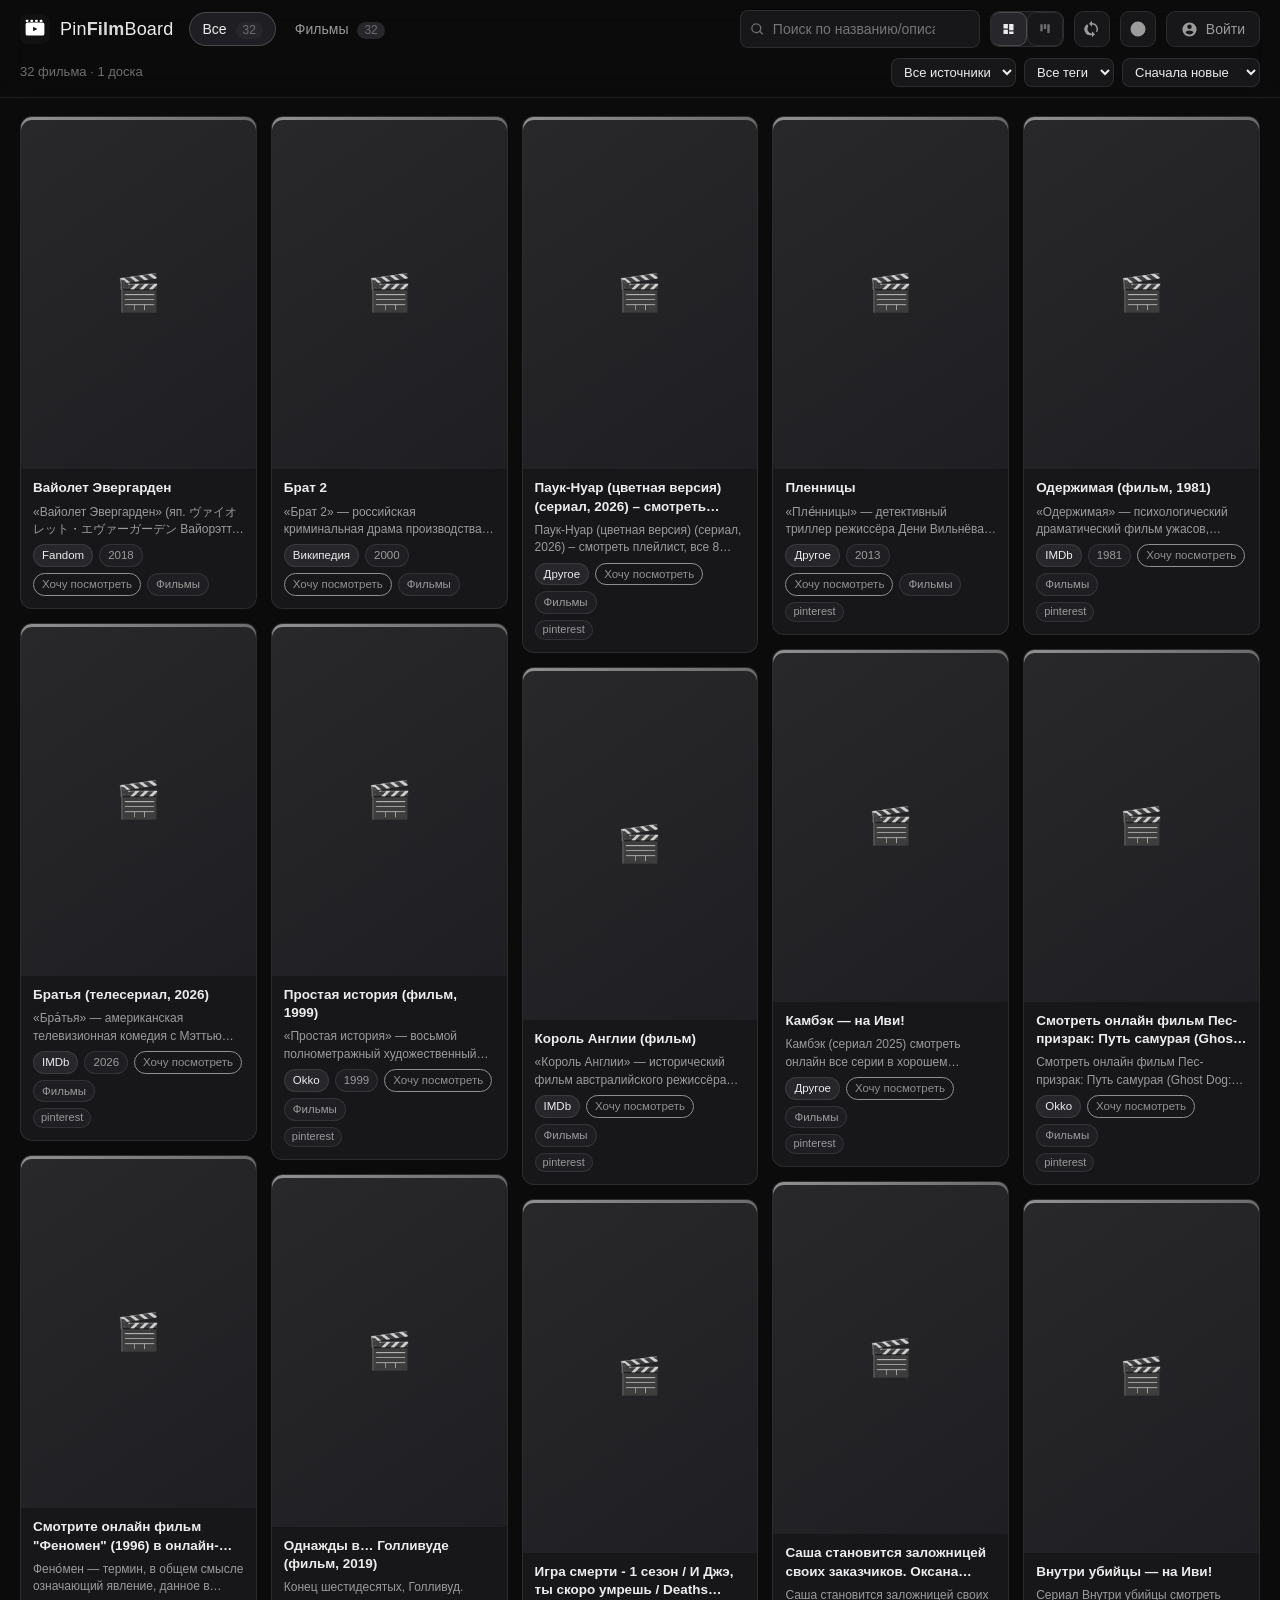
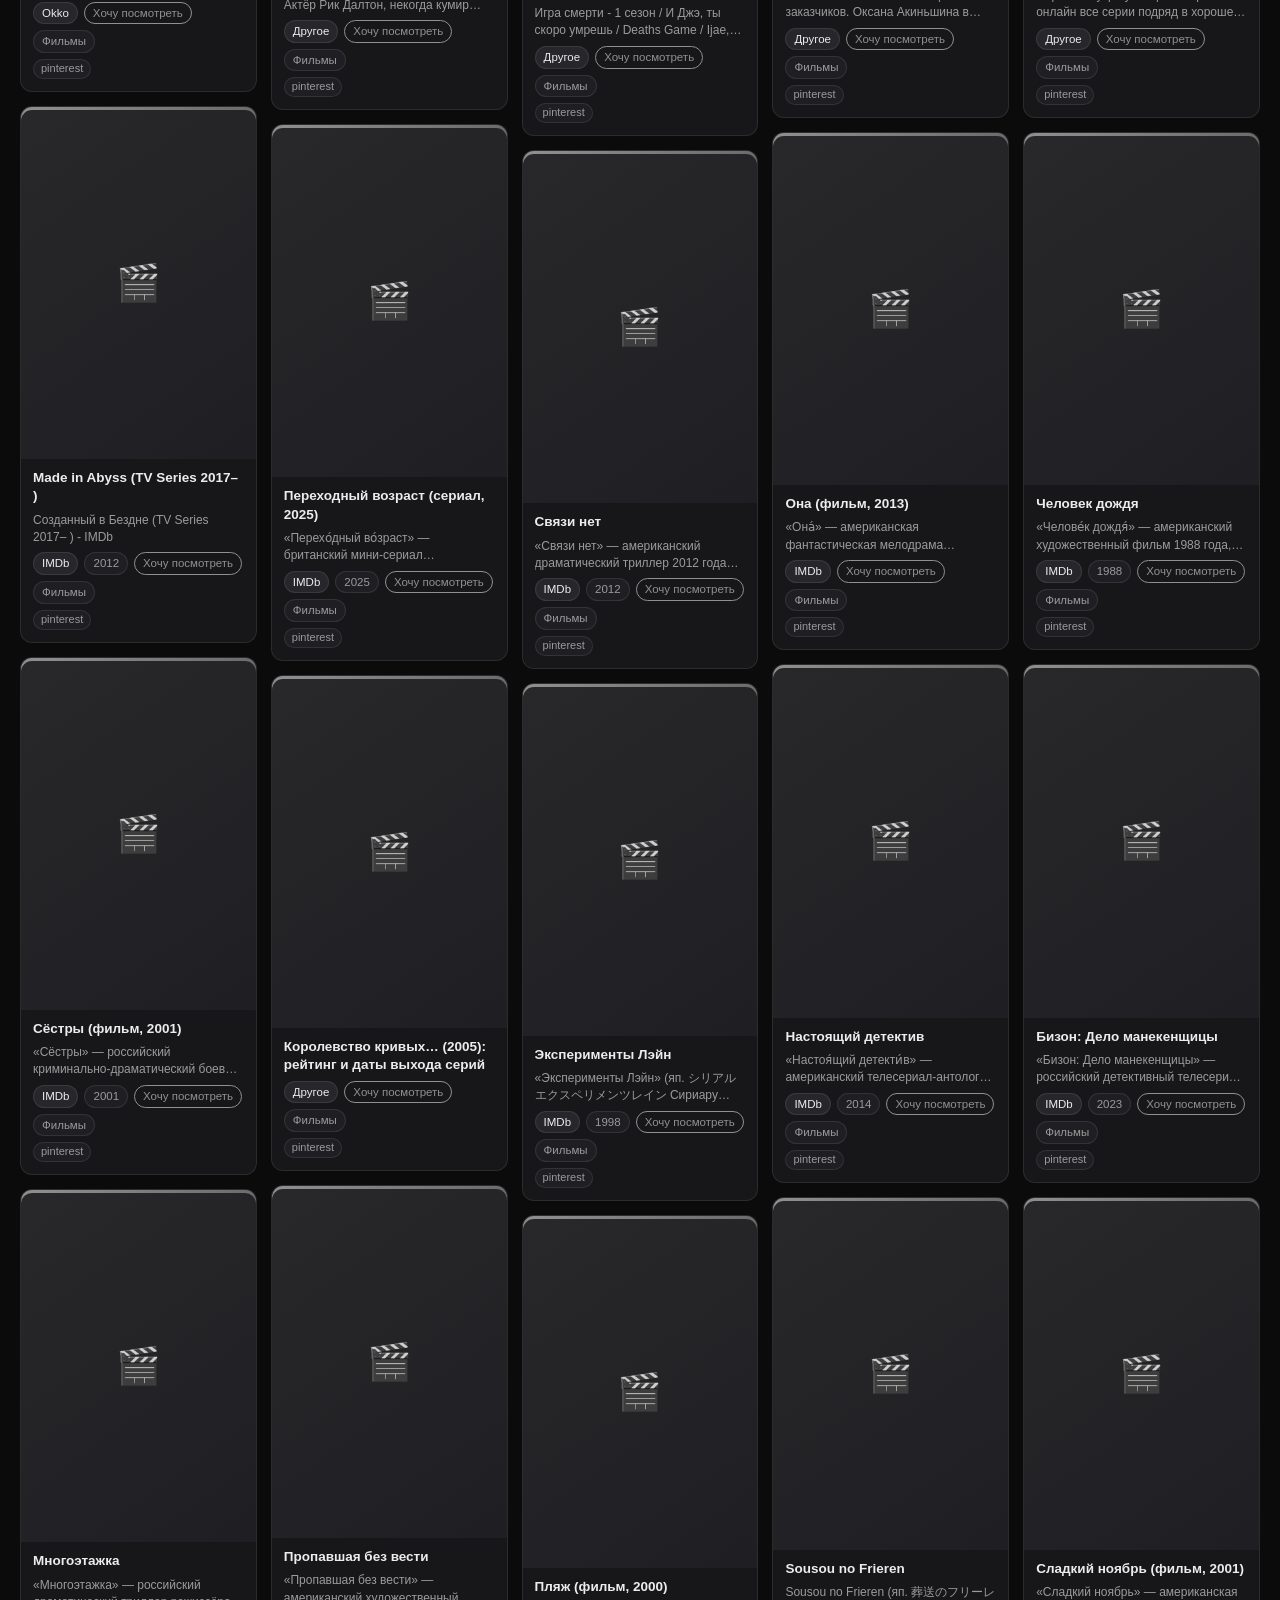
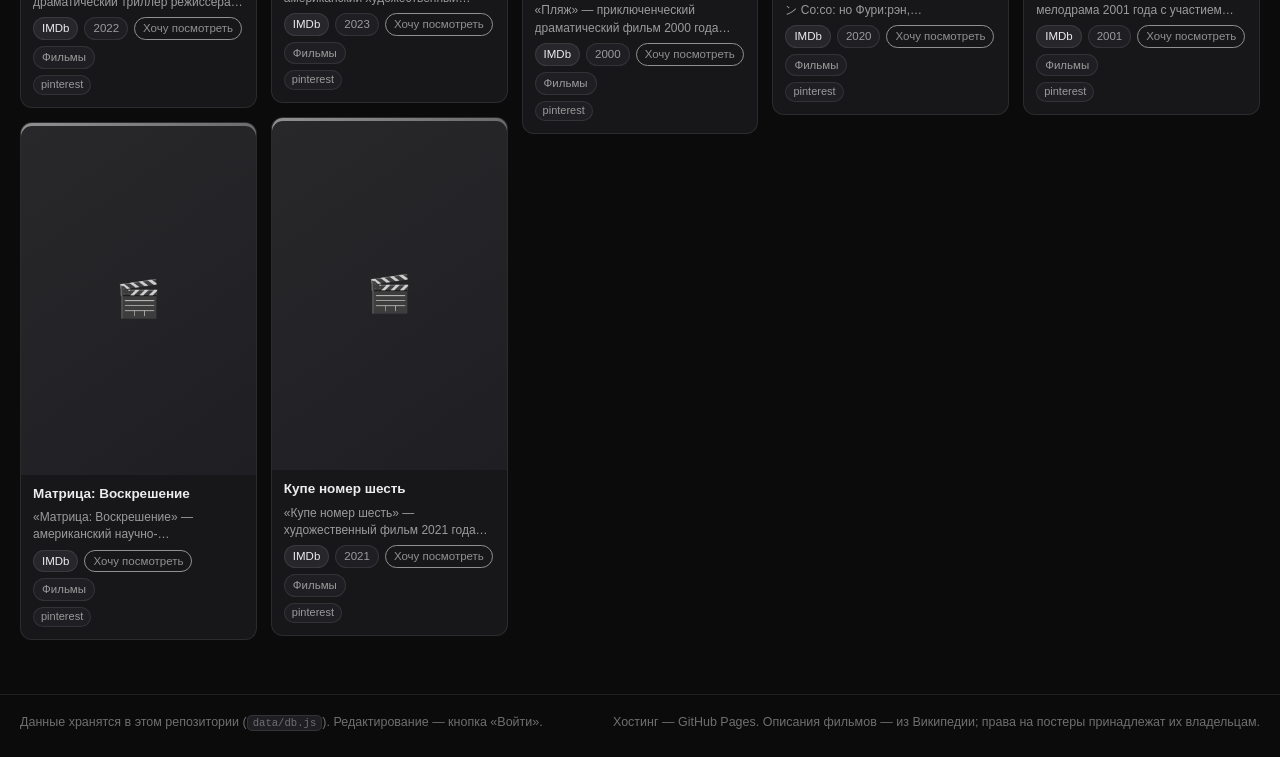
<file: index.html>
<!DOCTYPE html>
<html lang="ru">
<head>
<meta charset="UTF-8">
<meta name="viewport" content="width=device-width, initial-scale=1.0">
<title>PinFilmBoard — фильмы к просмотру</title>
<meta name="description" content="Личная доска фильмов: masonry-сетка постеров, канбан, описания из Википедии. Кинопоиск, IMDb, Okko.">
<meta property="og:title" content="PinFilmBoard">
<meta property="og:description" content="Личная доска фильмов: постеры, описания, канбан.">
<link rel="icon" href="data:image/svg+xml,%3Csvg xmlns='http://www.w3.org/2000/svg' viewBox='0 0 32 32'%3E%3Crect width='32' height='32' rx='8' fill='%23111'/%3E%3Crect x='6' y='9' width='20' height='14' rx='2' fill='%23fff'/%3E%3Cpath d='M14 13.5v5l4.5-2.5z' fill='%23111'/%3E%3Crect x='6' y='6' width='3' height='2.5' rx='1' fill='%23fff'/%3E%3Crect x='11' y='6' width='3' height='2.5' rx='1' fill='%23fff'/%3E%3Crect x='16' y='6' width='3' height='2.5' rx='1' fill='%23fff'/%3E%3Crect x='21' y='6' width='3' height='2.5' rx='1' fill='%23fff'/%3E%3C/svg%3E">
<link rel="stylesheet" href="css/style.css?v=3">
</head>
<body>

<header class="site-header">
  <div class="header-inner">
    <a class="brand" href="./">
      <svg class="brand-mark" viewBox="0 0 32 32" aria-hidden="true">
        <rect width="32" height="32" rx="8" fill="#111"/>
        <rect x="6" y="9" width="20" height="14" rx="2" fill="#fff"/>
        <path d="M14 13.5v5l4.5-2.5z" fill="#111"/>
        <rect x="6" y="6" width="3" height="2.5" rx="1" fill="#fff"/>
        <rect x="11" y="6" width="3" height="2.5" rx="1" fill="#fff"/>
        <rect x="16" y="6" width="3" height="2.5" rx="1" fill="#fff"/>
        <rect x="21" y="6" width="3" height="2.5" rx="1" fill="#fff"/>
      </svg>
      <span class="brand-name">Pin<b>Film</b>Board</span>
    </a>

    <nav class="tabs" id="tabs" aria-label="Доски"></nav>

    <div class="controls">
      <div class="search-wrap">
        <svg class="search-icon" viewBox="0 0 24 24" aria-hidden="true"><path fill="currentColor" d="M10 2a8 8 0 105.3 14l4.4 4.3 1.4-1.4-4.3-4.4A8 8 0 0010 2zm0 2a6 6 0 110 12 6 6 0 010-12z"/></svg>
        <input type="search" id="search" placeholder="Поиск по названию/описанию…  ( / )" autocomplete="off" spellcheck="false">
        <button class="search-clear" id="search-clear" aria-label="Очистить поиск" hidden>&times;</button>
      </div>

      <div class="seg" id="view-seg" role="group" aria-label="Вид">
        <button class="icon-btn seg-btn active" id="view-grid" title="Сетка (как Pinterest)">
          <svg viewBox="0 0 24 24" aria-hidden="true"><path fill="currentColor" d="M4 4h7v7H4zM13 4h7v10h-7zM4 13h7v7H4zM13 16h7v4h-7z"/></svg>
        </button>
        <button class="icon-btn seg-btn" id="view-kanban" title="Канбан-доска">
          <svg viewBox="0 0 24 24" aria-hidden="true"><path fill="currentColor" d="M4 4h4v12H4zM10 4h4v8h-4zM16 4h4v15h-4z"/></svg>
        </button>
      </div>

      <button class="icon-btn" id="refresh-btn" title="Обновить данные с сервера" aria-label="Обновить данные">
        <svg viewBox="0 0 24 24" aria-hidden="true"><path fill="currentColor" d="M12 4V1L8 5l4 4V6a6 6 0 015.2 9l1.5 1.3A8 8 0 0012 4zm-5.2 3L5.3 5.7A8 8 0 0012 20v3l4-4-4-4v3a6 6 0 01-5.2-9z"/></svg>
      </button>

      <button class="icon-btn" id="color-toggle" title="Показать цвет" aria-label="Показать цвет">
        <svg viewBox="0 0 24 24" aria-hidden="true"><path fill="currentColor" d="M12 2a10 10 0 100 20 10 10 0 000-20zm0 2v16a8 8 0 000-16z"/></svg>
      </button>

      <button class="add-btn" id="add-btn" hidden>
        <svg viewBox="0 0 24 24" aria-hidden="true"><path fill="currentColor" d="M11 5h2v6h6v2h-6v6h-2v-6H5v-2h6z"/></svg>
        Добавить фильм
      </button>

      <button class="icon-btn" id="select-btn" hidden title="Массовый выбор" aria-label="Массовый выбор">
        <svg viewBox="0 0 24 24" aria-hidden="true"><path fill="currentColor" d="M9 16.2 4.8 12l-1.4 1.4L9 19 21 7l-1.4-1.4z"/></svg>
      </button>

      <button class="auth-btn" id="auth-btn">
        <svg class="auth-ico" viewBox="0 0 24 24" aria-hidden="true"><path fill="currentColor" d="M12 2a10 10 0 100 20 10 10 0 000-20zm0 3a3.2 3.2 0 110 6.4A3.2 3.2 0 0112 5zm0 14a7.5 7.5 0 01-5.7-2.6c.1-2 3.8-3 5.7-3s5.6 1 5.7 3A7.5 7.5 0 0112 19z"/></svg>
        <span id="auth-label">Войти</span>
      </button>
    </div>
  </div>

  <div class="meta-line">
    <span id="meta-stats"></span>
    <div class="meta-filters">
      <select id="f-provider" title="Источник"><option value="">Все источники</option></select>
      <select id="f-tag" title="Тег"><option value="">Все теги</option></select>
      <select id="f-sort" title="Сортировка">
        <option value="new">Сначала новые</option>
        <option value="old">Сначала старые</option>
        <option value="title">По названию</option>
        <option value="year">По году (убыв.)</option>
      </select>
      <button class="ghost-btn" id="f-reset" hidden>Сбросить</button>
    </div>
  </div>
</header>

<main>
  <div class="grid" id="gallery" aria-live="polite"></div>
  <div class="kanban" id="kanban" hidden></div>

  <div class="empty" id="empty" hidden>
    <div class="empty-mark">🎬</div>
    <p id="empty-text">Ничего не найдено</p>
    <button class="ghost-btn" id="empty-reset">Сбросить фильтры</button>
  </div>
</main>

<footer class="site-footer">
  <div class="footer-inner">
    <span class="footer-src">Данные хранятся в этом репозитории (<code>data/db.js</code>). Редактирование — кнопка «Войти».</span>
    <span class="footer-note">Хостинг — GitHub Pages. Описания фильмов — из Википедии; права на постеры принадлежат их владельцам.</span>
  </div>
</footer>

<!-- модалка фильма -->
<div class="modal film-modal" id="film-modal" hidden aria-modal="true" role="dialog">
  <div class="modal-backdrop" data-close></div>
  <div class="film-body" id="film-body">
    <header class="film-top">
      <span class="film-title" id="film-title"></span>
      <span class="film-badges" id="film-badges"></span>
      <div class="film-actions">
        <a class="ghost-btn film-src" id="film-src-link" href="#" target="_blank" rel="noopener">Открыть источник ↗</a>
        <button class="icon-btn" id="film-close" title="Закрыть (Esc)" aria-label="Закрыть">
          <svg viewBox="0 0 24 24" aria-hidden="true"><path fill="currentColor" d="M6.4 5 5 6.4 10.6 12 5 17.6 6.4 19 12 13.4 17.6 19 19 17.6 13.4 12 19 6.4 17.6 5 12 10.6z"/></svg>
        </button>
      </div>
    </header>
    <div class="film-stage">
      <div class="film-poster-wrap" id="film-poster-wrap"><img id="film-poster" alt=""></div>
      <div class="film-info">
        <h3 class="film-name" id="film-name"></h3>
        <p class="film-year" id="film-year" hidden></p>
        <p class="film-desc" id="film-desc"></p>
      </div>
    </div>
    <button class="film-nav prev" id="film-prev" title="Предыдущий (←)" hidden>‹</button>
    <button class="film-nav next" id="film-next" title="Следующий (→)" hidden>›</button>
  </div>
</div>

<!-- редактор фильма -->
<div class="modal" id="tile-modal" hidden aria-modal="true" role="dialog">
  <div class="modal-backdrop" data-close></div>
  <div class="modal-body form-body">
    <header class="modal-top">
      <h3 id="tile-modal-title">Добавить фильм</h3>
      <button class="icon-btn modal-close" data-close aria-label="Закрыть (Esc)">
        <svg viewBox="0 0 24 24" aria-hidden="true"><path fill="currentColor" d="M6.4 5 5 6.4 10.6 12 5 17.6 6.4 19 12 13.4 17.6 19 19 17.6 13.4 12 19 6.4 17.6 5 12 10.6z"/></svg>
      </button>
    </header>
    <div class="form-grid">
      <label class="fld">Ссылка на страницу фильма
        <span class="url-row">
          <input id="tile-url" type="text" placeholder="kinopoisk.ru/film/…, imdb.com/title/…, okko.tv/movie/…" spellcheck="false">
          <button class="ghost-btn" id="tile-resolve" type="button">Определить</button>
        </span>
      </label>
      <div class="resolve-status" id="tile-resolve-status" hidden></div>
      <label class="fld">Название
        <span class="url-row">
          <input id="tile-title" type="text" placeholder="Например: Побег из Шоушенка">
          <button class="ghost-btn" id="tile-wiki" type="button" title="Искать в Википедии по названию">Википедия</button>
        </span>
      </label>
      <div class="tile-preview" id="tile-preview" hidden>
        <img id="tile-preview-img" alt="">
        <div class="tp-meta">
          <span class="tp-provider" id="tile-preview-provider"></span>
          <span class="tp-hint">Обложка будет использована в карточке</span>
        </div>
      </div>
      <label class="fld">Описание
        <textarea id="tile-desc" rows="4" placeholder="Подтянется из Википедии, можно править"></textarea>
      </label>
      <div class="two-col">
        <label class="fld">Доска
          <select id="tile-board"></select>
        </label>
        <label class="fld">Колонка
          <select id="tile-column"></select>
        </label>
      </div>
      <label class="fld">Теги (через запятую)
        <input id="tile-tags" type="text" placeholder="драма, классика" spellcheck="false">
      </label>
      <label class="fld">Заметка
        <textarea id="tile-note" rows="2" placeholder="необязательно"></textarea>
      </label>
    </div>
    <footer class="modal-foot">
      <button class="danger-btn" id="tile-delete" hidden type="button">Удалить</button>
      <span class="spacer"></span>
      <button class="ghost-btn" data-close type="button">Отмена</button>
      <button class="primary-btn" id="tile-save" type="button">Сохранить</button>
    </footer>
  </div>
</div>

<!-- редактор колонки -->
<div class="modal" id="column-modal" hidden aria-modal="true" role="dialog">
  <div class="modal-backdrop" data-close></div>
  <div class="modal-body form-body narrow">
    <header class="modal-top">
      <h3 id="column-modal-title">Колонка</h3>
      <button class="icon-btn modal-close" data-close aria-label="Закрыть (Esc)">
        <svg viewBox="0 0 24 24" aria-hidden="true"><path fill="currentColor" d="M6.4 5 5 6.4 10.6 12 5 17.6 6.4 19 12 13.4 17.6 19 19 17.6 13.4 12 19 6.4 17.6 5 12 10.6z"/></svg>
      </button>
    </header>
    <div class="form-grid">
      <label class="fld">Название колонки
        <input id="column-name" type="text" placeholder="Например: Хочу посмотреть">
      </label>
      <div class="fld">Цвет колонки
        <div class="palette" id="column-palette"></div>
      </div>
    </div>
    <footer class="modal-foot">
      <button class="danger-btn" id="column-delete" hidden type="button">Удалить</button>
      <span class="spacer"></span>
      <button class="ghost-btn" data-close type="button">Отмена</button>
      <button class="primary-btn" id="column-save" type="button">Сохранить</button>
    </footer>
  </div>
</div>

<!-- создание/переименование доски -->
<div class="modal" id="board-modal" hidden aria-modal="true" role="dialog">
  <div class="modal-backdrop" data-close></div>
  <div class="modal-body form-body narrow">
    <header class="modal-top">
      <h3 id="board-modal-title">Новая доска</h3>
      <button class="icon-btn modal-close" data-close aria-label="Закрыть (Esc)">
        <svg viewBox="0 0 24 24" aria-hidden="true"><path fill="currentColor" d="M6.4 5 5 6.4 10.6 12 5 17.6 6.4 19 12 13.4 17.6 19 19 17.6 13.4 12 19 6.4 17.6 5 12 10.6z"/></svg>
      </button>
    </header>
    <div class="form-grid">
      <label class="fld">Название доски
        <input id="board-name" type="text" placeholder="Например: Фильмы">
      </label>
    </div>
    <footer class="modal-foot">
      <button class="danger-btn" id="board-delete" hidden type="button">Удалить доску</button>
      <span class="spacer"></span>
      <button class="ghost-btn" data-close type="button">Отмена</button>
      <button class="primary-btn" id="board-save" type="button">Создать</button>
    </footer>
  </div>
</div>

<!-- вход по токену -->
<div class="modal" id="login-modal" hidden aria-modal="true" role="dialog">
  <div class="modal-backdrop" data-close></div>
  <div class="modal-body form-body narrow">
    <header class="modal-top">
      <h3 id="login-modal-title">Вход владельца</h3>
      <button class="icon-btn modal-close" data-close aria-label="Закрыть (Esc)">
        <svg viewBox="0 0 24 24" aria-hidden="true"><path fill="currentColor" d="M6.4 5 5 6.4 10.6 12 5 17.6 6.4 19 12 13.4 17.6 19 19 17.6 13.4 12 19 6.4 17.6 5 12 10.6z"/></svg>
      </button>
    </header>

    <div id="login-form">
      <p class="login-hint">GitHub не разрешает вход «в один клик» со статического сайта (CORS), поэтому используется
        персональный токен с правом записи в этот репозиторий. Токен хранится только в вашем браузере и отправляется
        только на <code>api.github.com</code>.</p>
      <ol class="login-steps">
        <li>Откройте <a href="https://github.com/settings/personal-access-tokens/new" target="_blank" rel="noopener">создание fine-grained токена</a></li>
        <li>Repository access → <b>Only select repositories</b> → PinFilmBoard</li>
        <li>Permissions → <b>Contents: Read and write</b></li>
        <li>Скопируйте токен и вставьте сюда</li>
      </ol>
      <label class="fld">Токен
        <input id="login-token" type="password" placeholder="github_pat_… или ghp_…" spellcheck="false" autocomplete="off">
      </label>
      <div class="login-error" id="login-error" hidden></div>
      <footer class="modal-foot">
        <span class="spacer"></span>
        <button class="ghost-btn" data-close type="button">Отмена</button>
        <button class="primary-btn" id="login-submit" type="button">Войти</button>
      </footer>
    </div>

    <div id="login-session" hidden>
      <p class="login-hint">Вы вошли как <b id="login-user"></b> — права редактирования активны.</p>
      <footer class="modal-foot">
        <span class="spacer"></span>
        <button class="danger-btn" id="logout-btn" type="button">Выйти</button>
        <button class="ghost-btn" data-close type="button">Закрыть</button>
      </footer>
    </div>
  </div>
</div>

<!-- подтверждение -->
<div class="modal" id="confirm-modal" hidden aria-modal="true" role="dialog">
  <div class="modal-backdrop"></div>
  <div class="modal-body form-body narrow">
    <p class="confirm-text" id="confirm-text"></p>
    <footer class="modal-foot">
      <span class="spacer"></span>
      <button class="ghost-btn" id="confirm-no" type="button">Отмена</button>
      <button class="primary-btn" id="confirm-yes" type="button">Да</button>
    </footer>
  </div>
</div>

<!-- контекстное меню -->
<div class="menu" id="menu" hidden></div>

<!-- панель массового выбора -->
<div class="select-bar" id="select-bar" hidden>
  <span class="select-count" id="select-count">Выбрано: 0</span>
  <button class="ghost-btn" id="select-clear" type="button">Снять выделение</button>
  <button class="danger-btn" id="select-delete" type="button">Удалить выбранные</button>
  <button class="icon-btn" id="select-exit" title="Выйти из режима выбора" aria-label="Выйти из режима выбора">
    <svg viewBox="0 0 24 24" aria-hidden="true"><path fill="currentColor" d="M6.4 5 5 6.4 10.6 12 5 17.6 6.4 19 12 13.4 17.6 19 19 17.6 13.4 12 19 6.4 17.6 5 12 10.6z"/></svg>
  </button>
</div>

<!-- тосты -->
<div class="toasts" id="toasts"></div>

<script src="js/config.js?v=1"></script>
<script src="data/db.js?v=1"></script>
<script src="js/movies.js?v=2"></script>
<script src="js/api.js?v=2"></script>
<script src="js/app.js?v=5"></script>
</body>
</html>
</file>
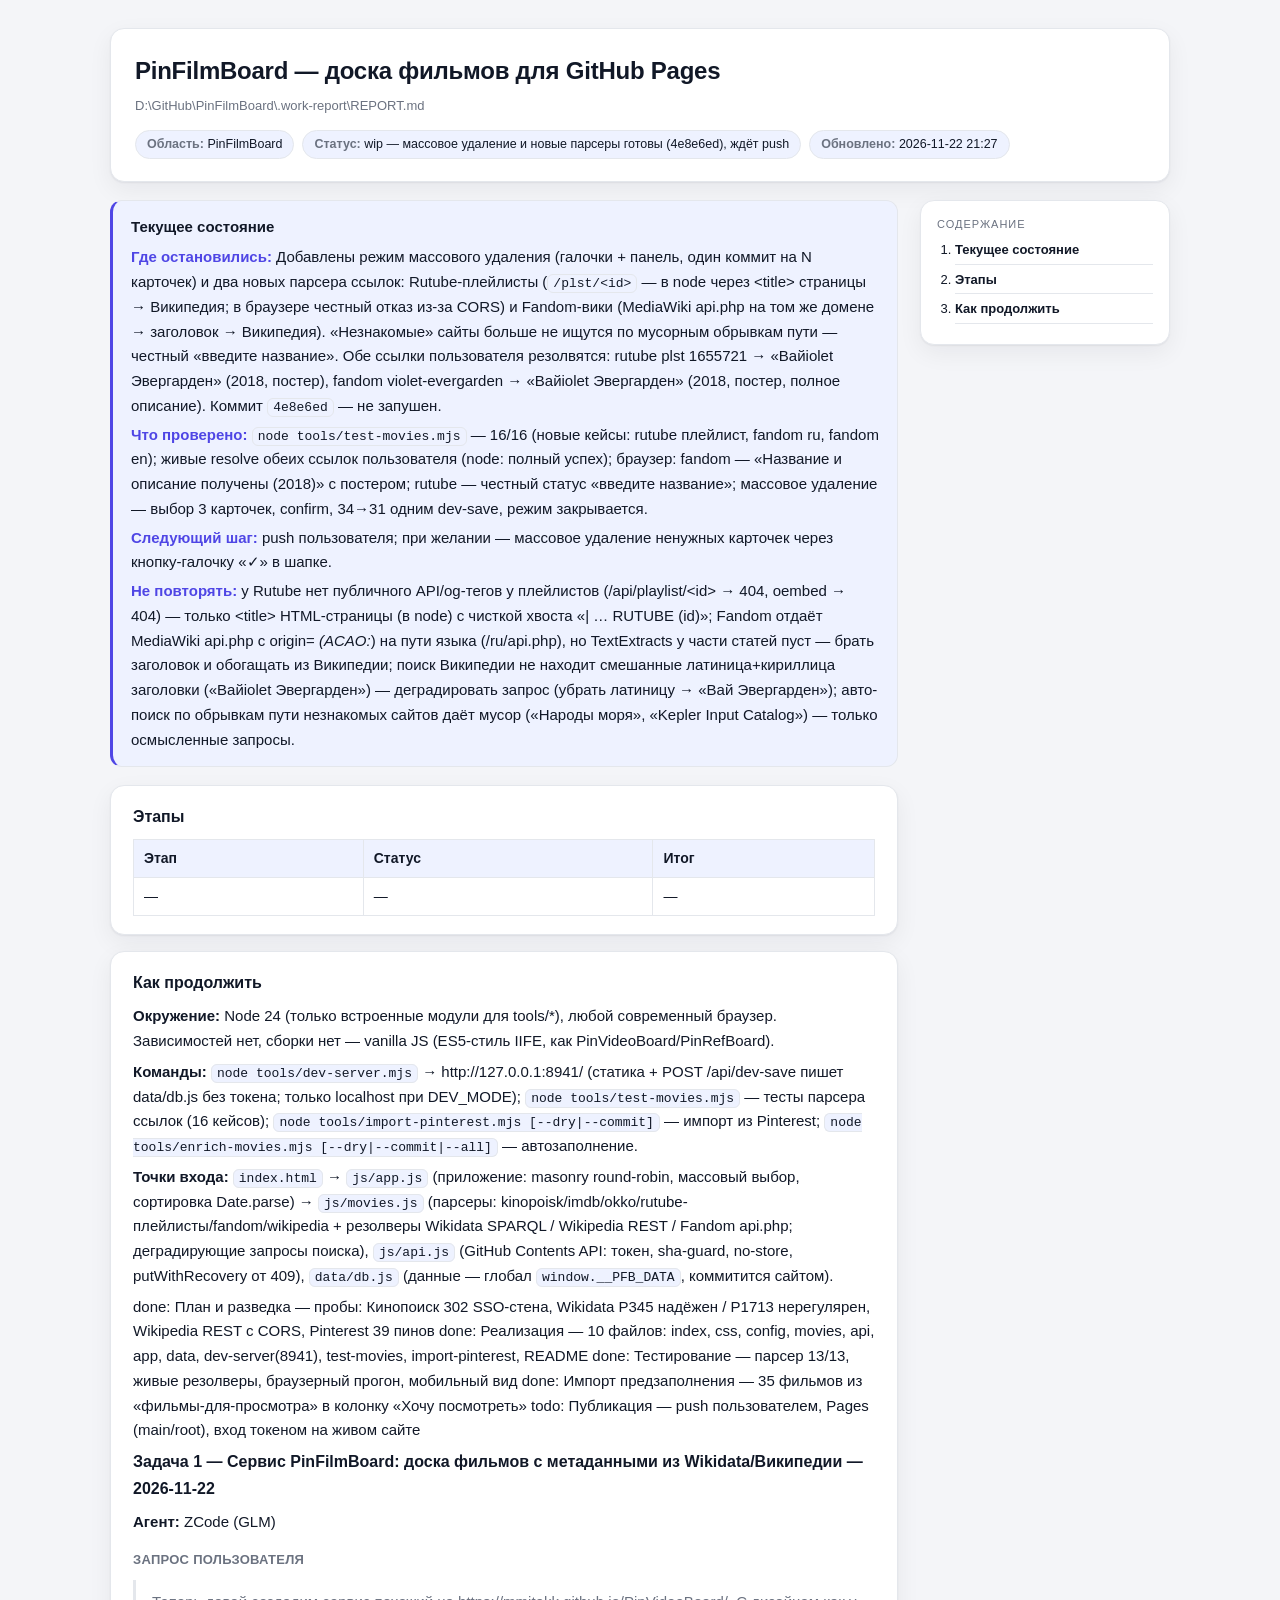
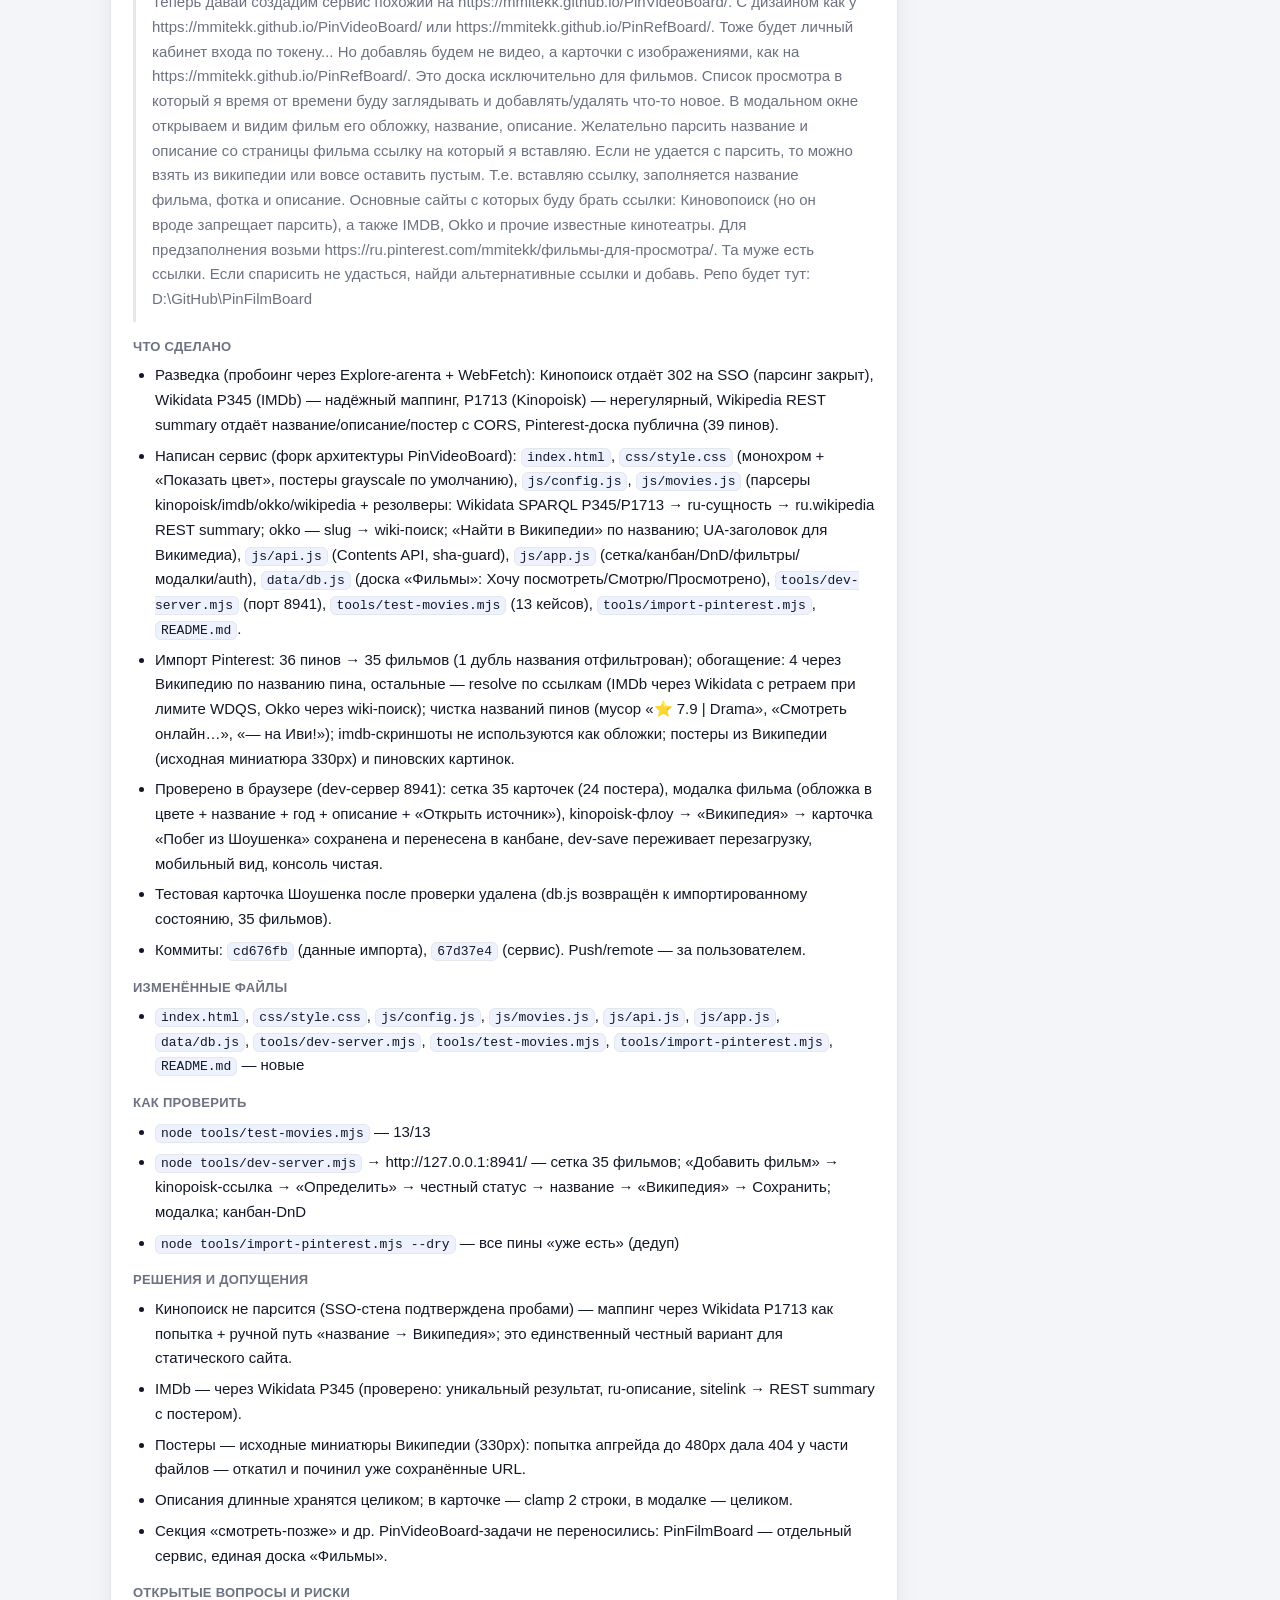
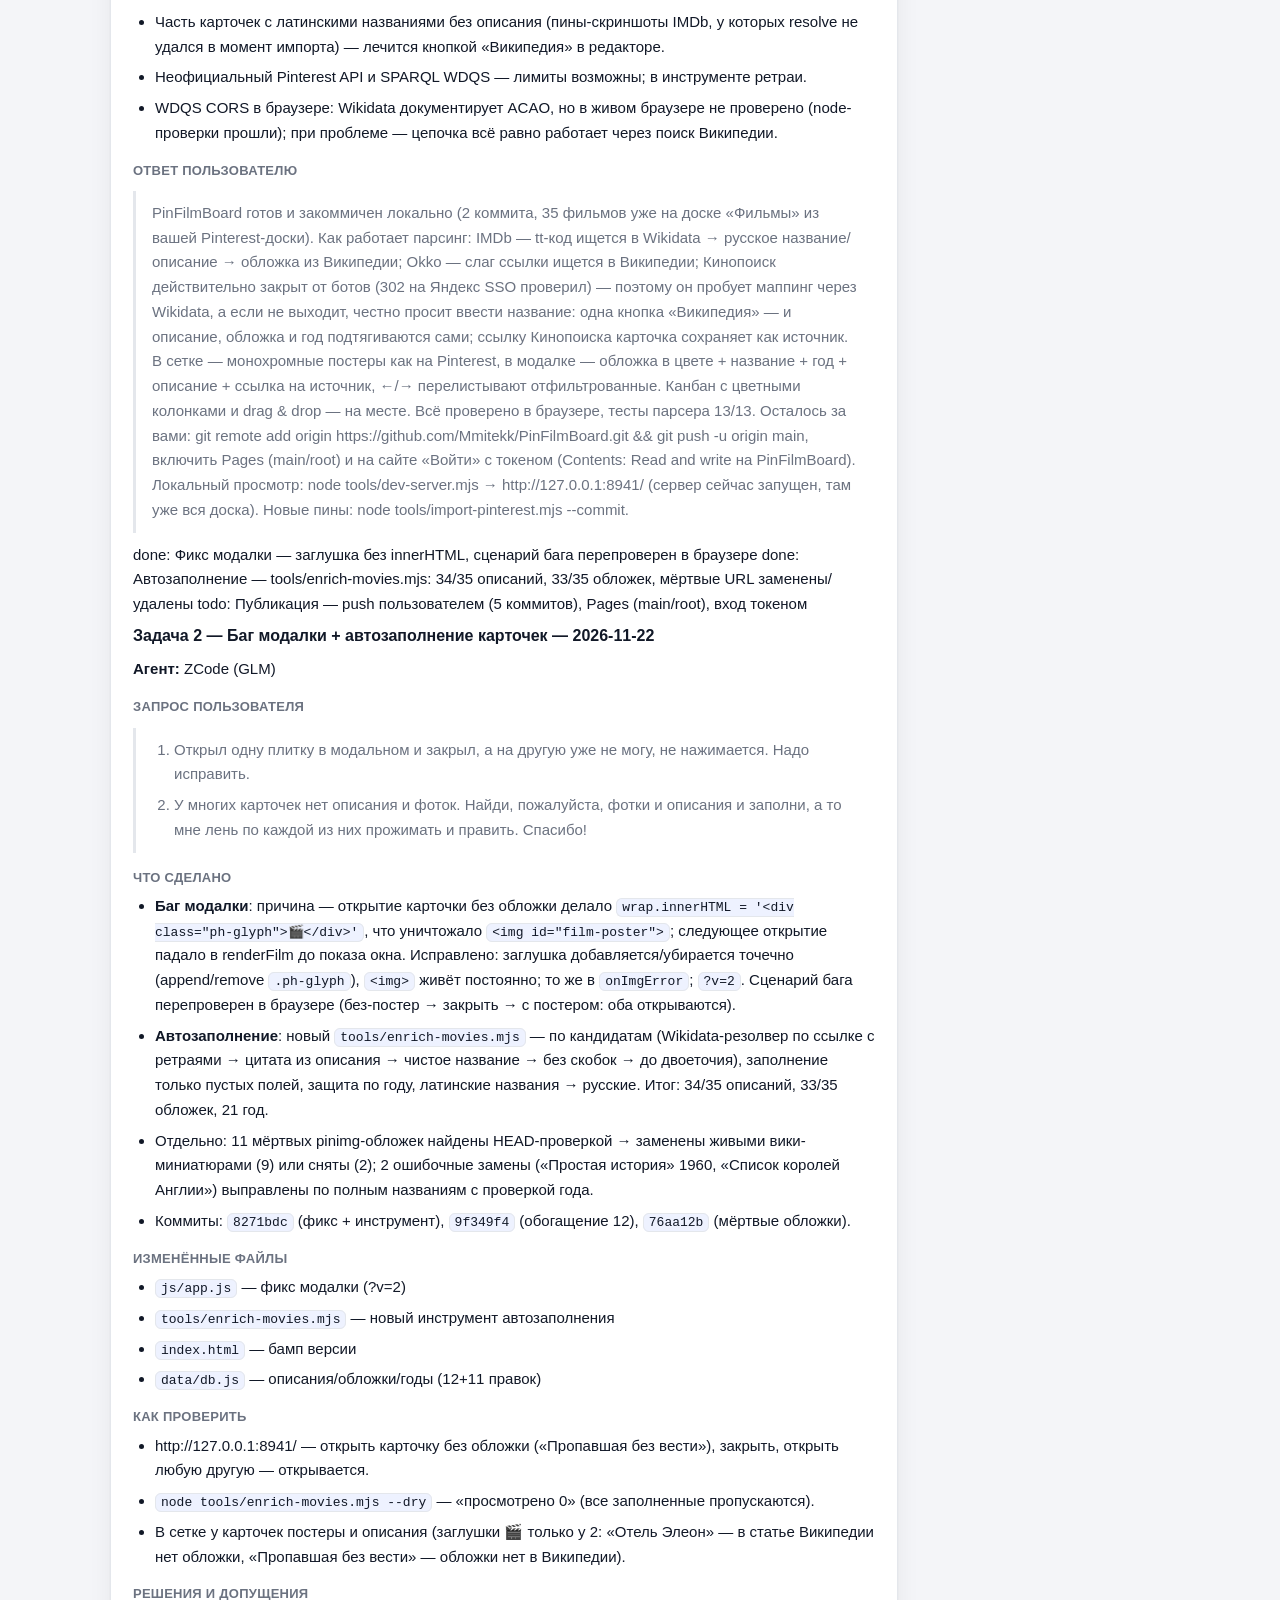
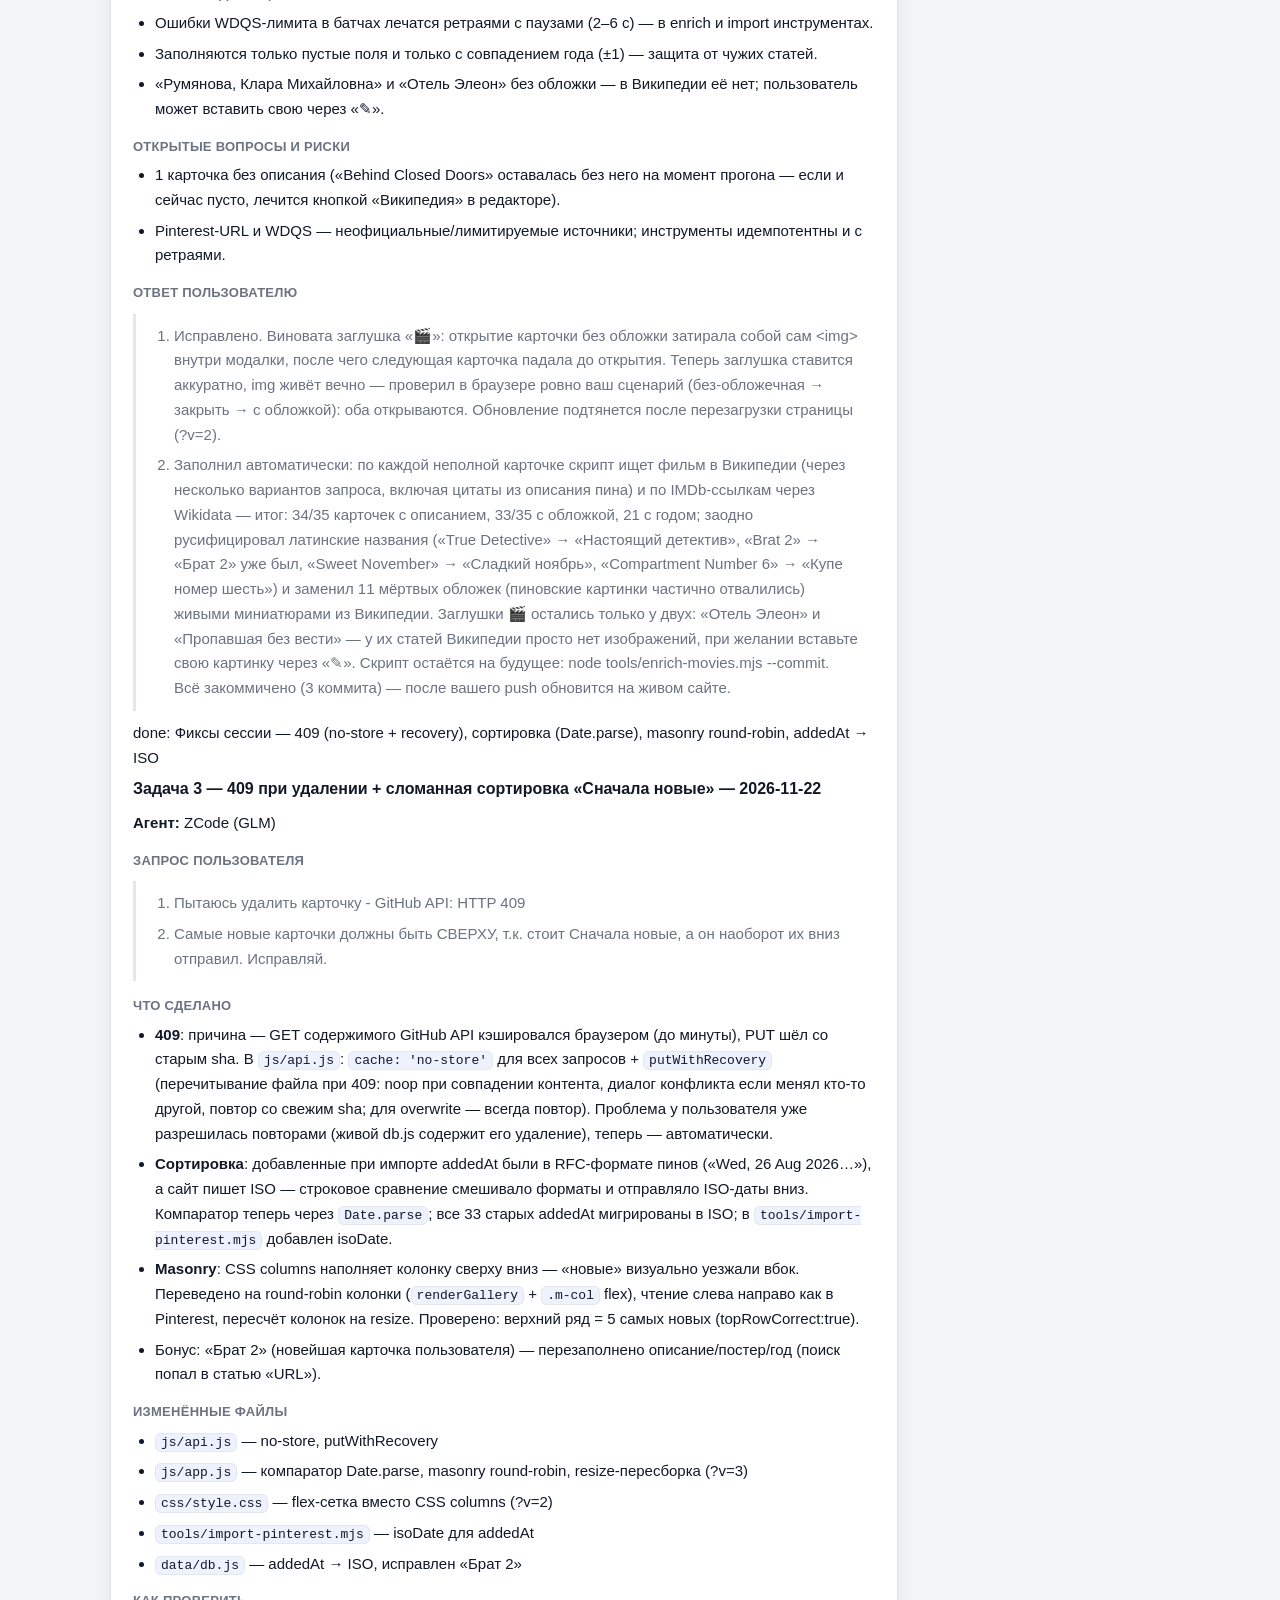
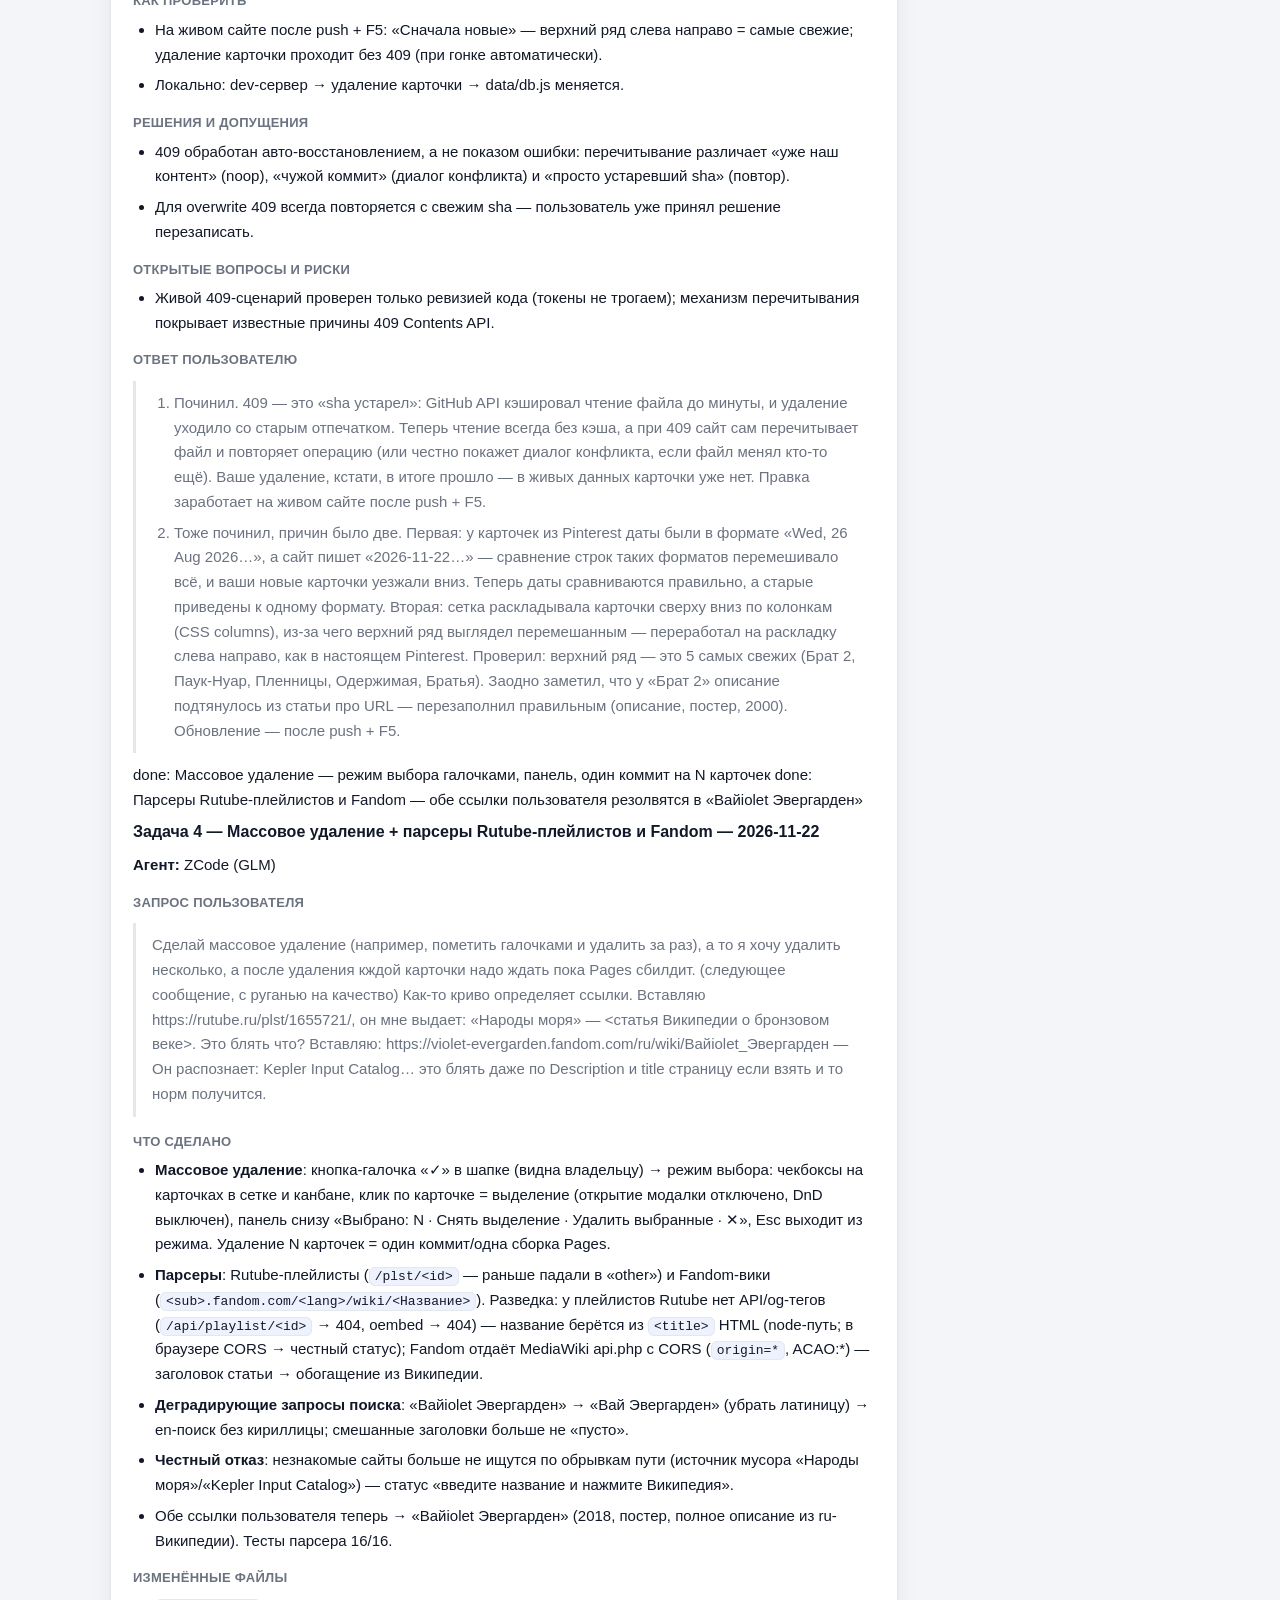
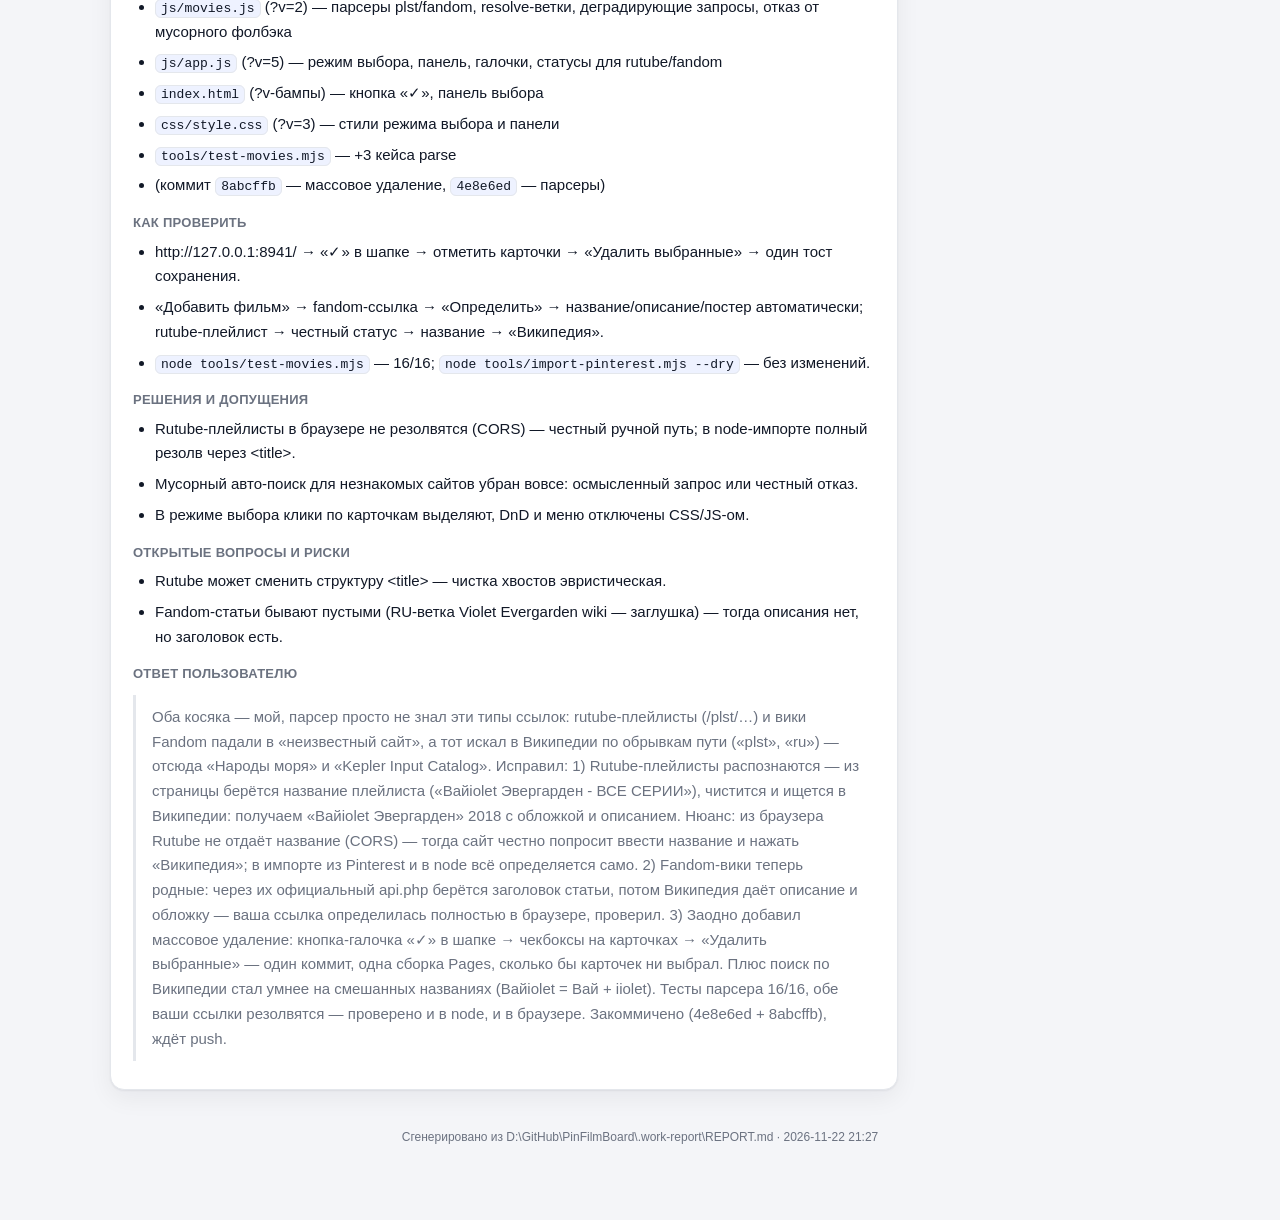
<file: .work-report/REPORT.html>
<!doctype html>
<html lang="ru">
<head>
<meta charset="utf-8" />
<meta name="viewport" content="width=device-width, initial-scale=1" />
<title>PinFilmBoard — доска фильмов для GitHub Pages</title>
<style>
:root{
  --bg:#f4f5f8; --panel:#ffffff; --ink:#111827; --muted:#6b7280; --line:#e4e7ec;
  --accent:#4f46e5; --accent-soft:#eef2ff; --code-bg:#0f172a; --code-ink:#e2e8f0;
  --ok:#047857; --shadow:0 1px 2px rgba(16,24,40,.06),0 8px 24px rgba(16,24,40,.06);
}
@media (prefers-color-scheme: dark){
  :root{ --bg:#0b1020; --panel:#141b2d; --ink:#e7eaf0; --muted:#98a2b3; --line:#263149;
    --accent:#8b8cf7; --accent-soft:#1b2340; --code-bg:#070b16; --code-ink:#d8dee9;
    --ok:#34d399; --shadow:0 1px 2px rgba(0,0,0,.4),0 10px 30px rgba(0,0,0,.35); }
}
*{box-sizing:border-box}
body{margin:0;background:var(--bg);color:var(--ink);
  font:15px/1.65 -apple-system,BlinkMacSystemFont,"Segoe UI",Roboto,"Helvetica Neue",Arial,"Noto Sans",sans-serif;}
.wrap{max-width:1100px;margin:0 auto;padding:28px 20px 72px}
header.card{background:var(--panel);border:1px solid var(--line);border-radius:14px;
  padding:22px 24px;box-shadow:var(--shadow);margin-bottom:18px}
header.card h1{margin:0 0 4px;font-size:24px;letter-spacing:-.01em}
header.card .sub{color:var(--muted);font-size:13px;word-break:break-all}
.chips{display:flex;flex-wrap:wrap;gap:8px;margin-top:14px}
.chip{background:var(--accent-soft);color:var(--ink);border:1px solid var(--line);
  border-radius:999px;padding:3px 11px;font-size:12.5px}
.chip b{font-weight:600;color:var(--muted)}
.layout{display:grid;grid-template-columns:minmax(0,1fr) 250px;gap:22px;align-items:start}
.toc{position:sticky;top:18px;background:var(--panel);border:1px solid var(--line);
  border-radius:14px;padding:14px 16px;box-shadow:var(--shadow)}
.toc-t{font-size:11px;letter-spacing:.09em;text-transform:uppercase;color:var(--muted);margin-bottom:8px}
.toc ol{margin:0;padding-left:18px}
.toc li{margin:4px 0;font-size:13px;line-height:1.45}
.toc a{color:var(--ink);text-decoration:none;border-bottom:1px solid transparent}
.toc a:hover{border-bottom-color:var(--accent);color:var(--accent)}
.toc li.toc-sec{margin:6px 0 6px 0;padding-bottom:4px;border-bottom:1px solid var(--line)}
.toc li.toc-sec a{font-weight:600}
.state{background:var(--accent-soft);border:1px solid var(--line);border-left:3px solid var(--accent);
  border-radius:12px;padding:14px 18px;margin-bottom:18px}
.state h2{margin:0 0 6px;font-size:15px}
.state p{margin:0 0 4px}
.state p:last-child{margin-bottom:0}
.state strong{color:var(--accent)}
.card{background:var(--panel);border:1px solid var(--line);border-radius:14px;
  padding:18px 22px;margin-bottom:16px;box-shadow:var(--shadow);scroll-margin-top:16px}
.card h2{margin:0 0 8px;font-size:16px}
.card h3{margin:14px 0 6px;font-size:13px;letter-spacing:.02em;text-transform:uppercase;color:var(--muted)}
.card p,.card li{margin:6px 0}
.card table td:nth-child(2){white-space:nowrap}
.task{background:var(--panel);border:1px solid var(--line);border-radius:14px;
  padding:18px 22px 8px;margin-bottom:16px;box-shadow:var(--shadow);scroll-margin-top:16px}
.task-h{display:flex;align-items:center;gap:10px;margin-bottom:6px}
.task-n{flex:0 0 auto;min-width:26px;height:26px;border-radius:8px;background:var(--accent);color:#fff;
  display:inline-flex;align-items:center;justify-content:center;font-size:13px;font-weight:700}
.task-h h2{margin:0;font-size:18px;letter-spacing:-.01em}
.task-b h3{margin:18px 0 6px;font-size:14px;letter-spacing:.02em;text-transform:uppercase;color:var(--muted)}
.task-b p,.task-b li{margin:6px 0}
ul.lst,ol.lst{margin:6px 0;padding-left:22px}
ul.lst ul,ol.lst ul,ul.lst ol,ol.lst ol{margin:4px 0}
.check{color:var(--muted)}
.check.on{color:var(--ok)}
code{background:var(--accent-soft);border:1px solid var(--line);border-radius:6px;
  padding:1px 5px;font:13px/1.5 ui-monospace,SFMono-Regular,Menlo,Consolas,monospace}
pre{background:var(--code-bg);color:var(--code-ink);border-radius:10px;padding:13px 15px;
  overflow:auto;font:13px/1.6 ui-monospace,SFMono-Regular,Menlo,Consolas,monospace}
pre code{background:none;border:0;padding:0;color:inherit}
a{color:var(--accent)}
hr{border:0;border-top:1px solid var(--line);margin:18px 0}
blockquote{margin:10px 0;padding:4px 16px;border-left:3px solid var(--line);color:var(--muted)}
.tw{overflow:auto}
table{border-collapse:collapse;width:100%;font-size:14px}
th,td{border:1px solid var(--line);padding:7px 10px;text-align:left}
th{background:var(--accent-soft)}
footer{margin-top:22px;color:var(--muted);font-size:12px;text-align:center}
@media (max-width:880px){ .layout{grid-template-columns:1fr} .toc{position:static;order:-1} }
@media print{ body{background:#fff} .toc{display:none} .layout{grid-template-columns:1fr} .task{break-inside:avoid;box-shadow:none} }
</style>
</head>
<body>
<div class="wrap">
  <header class="card">
    <h1>PinFilmBoard — доска фильмов для GitHub Pages</h1>
    <div class="sub">D:\GitHub\PinFilmBoard\.work-report\REPORT.md</div>
    <div class="chips"><span class="chip"><b>Область:</b> PinFilmBoard</span><span class="chip"><b>Статус:</b> wip — массовое удаление и новые парсеры готовы (4e8e6ed), ждёт push</span><span class="chip"><b>Обновлено:</b> 2026-11-22 21:27</span></div>
  </header>
  <div class="layout">
    <main>
      <section class="state" id="sec-state"><h2 id="текущее-состояние">Текущее состояние</h2><p><strong>Где остановились:</strong> Добавлены режим массового удаления (галочки + панель, один коммит на N карточек) и два новых парсера ссылок: Rutube-плейлисты (<code>/plst/&lt;id&gt;</code> — в node через &lt;title&gt; страницы → Википедия; в браузере честный отказ из-за CORS) и Fandom-вики (MediaWiki api.php на том же домене → заголовок → Википедия). «Незнакомые» сайты больше не ищутся по мусорным обрывкам пути — честный «введите название». Обе ссылки пользователя резолвятся: rutube plst 1655721 → «Вайiolet Эвергарден» (2018, постер), fandom violet-evergarden → «Вайiolet Эвергарден» (2018, постер, полное описание). Коммит <code>4e8e6ed</code> — не запушен.</p><p><strong>Что проверено:</strong> <code>node tools/test-movies.mjs</code> — 16/16 (новые кейсы: rutube плейлист, fandom ru, fandom en); живые resolve обеих ссылок пользователя (node: полный успех); браузер: fandom — «Название и описание получены (2018)» с постером; rutube — честный статус «введите название»; массовое удаление — выбор 3 карточек, confirm, 34→31 одним dev-save, режим закрывается.</p><p><strong>Следующий шаг:</strong> push пользователя; при желании — массовое удаление ненужных карточек через кнопку-галочку «✓» в шапке.</p><p><strong>Не повторять:</strong> у Rutube нет публичного API/og-тегов у плейлистов (/api/playlist/&lt;id&gt; → 404, oembed → 404) — только &lt;title&gt; HTML-страницы (в node) с чисткой хвоста «| … RUTUBE (id)»; Fandom отдаёт MediaWiki api.php с origin=<em> (ACAO:</em>) на пути языка (/ru/api.php), но TextExtracts у части статей пуст — брать заголовок и обогащать из Википедии; поиск Википедии не находит смешанные латиница+кириллица заголовки («Вайiolet Эвергарден») — деградировать запрос (убрать латиницу → «Вай Эвергарден»); авто-поиск по обрывкам пути незнакомых сайтов даёт мусор («Народы моря», «Kepler Input Catalog») — только осмысленные запросы.</p></section>
      <section class="card" id="sec-stages"><h2 id="этапы">Этапы</h2><div class="tw"><table><thead><tr><th>Этап</th><th>Статус</th><th>Итог</th></tr></thead><tbody><tr><td>—</td><td>—</td><td>—</td></tr></tbody></table></div></section>
      <section class="card" id="sec-howto"><h2 id="как-продолжить">Как продолжить</h2><p><strong>Окружение:</strong> Node 24 (только встроенные модули для tools/*), любой современный браузер. Зависимостей нет, сборки нет — vanilla JS (ES5-стиль IIFE, как PinVideoBoard/PinRefBoard).</p><p><strong>Команды:</strong> <code>node tools/dev-server.mjs</code> → http://127.0.0.1:8941/ (статика + POST /api/dev-save пишет data/db.js без токена; только localhost при DEV_MODE); <code>node tools/test-movies.mjs</code> — тесты парсера ссылок (16 кейсов); <code>node tools/import-pinterest.mjs [--dry|--commit]</code> — импорт из Pinterest; <code>node tools/enrich-movies.mjs [--dry|--commit|--all]</code> — автозаполнение.</p><p><strong>Точки входа:</strong> <code>index.html</code> → <code>js/app.js</code> (приложение: masonry round-robin, массовый выбор, сортировка Date.parse) → <code>js/movies.js</code> (парсеры: kinopoisk/imdb/okko/rutube-плейлисты/fandom/wikipedia + резолверы Wikidata SPARQL / Wikipedia REST / Fandom api.php; деградирующие запросы поиска), <code>js/api.js</code> (GitHub Contents API: токен, sha-guard, no-store, putWithRecovery от 409), <code>data/db.js</code> (данные — глобал <code>window.__PFB_DATA</code>, коммитится сайтом).</p><p>done: План и разведка — пробы: Кинопоиск 302 SSO-стена, Wikidata P345 надёжен / P1713 нерегулярен, Wikipedia REST с CORS, Pinterest 39 пинов done: Реализация — 10 файлов: index, css, config, movies, api, app, data, dev-server(8941), test-movies, import-pinterest, README done: Тестирование — парсер 13/13, живые резолверы, браузерный прогон, мобильный вид done: Импорт предзаполнения — 35 фильмов из «фильмы-для-просмотра» в колонку «Хочу посмотреть» todo: Публикация — push пользователем, Pages (main/root), вход токеном на живом сайте</p><h2 id="задача-1-сервис-pinfilmboard-доска-фильмов-с-метаданными-из-wikidata-википедии-2">Задача 1 — Сервис PinFilmBoard: доска фильмов с метаданными из Wikidata/Википедии — 2026-11-22</h2><p><strong>Агент:</strong> ZCode (GLM)</p><h3 id="запрос-пользователя">Запрос пользователя</h3><blockquote><p>Теперь давай создадим сервис похожий на https://mmitekk.github.io/PinVideoBoard/. С дизайном как у https://mmitekk.github.io/PinVideoBoard/ или https://mmitekk.github.io/PinRefBoard/. Тоже будет личный кабинет входа по токену... Но добавляь будем не видео, а карточки с изображениями, как на https://mmitekk.github.io/PinRefBoard/. Это доска исключительно для фильмов. Список просмотра в который я время от времени буду заглядывать и добавлять/удалять что-то новое. В модальном окне открываем и видим фильм его обложку, название, описание. Желательно парсить название и описание со страницы фильма ссылку на который я вставляю. Если не удается с парсить, то можно взять из википедии или вовсе оставить пустым. Т.е. вставляю ссылку, заполняется название фильма, фотка и описание. Основные сайты с которых буду брать ссылки: Киновопоиск (но он вроде запрещает парсить), а также IMDB, Okko и прочие известные кинотеатры. Для предзаполнения возьми https://ru.pinterest.com/mmitekk/фильмы-для-просмотра/. Та муже есть ссылки. Если спарисить не удасться, найди альтернативные ссылки и добавь. Репо будет тут: D:\GitHub\PinFilmBoard</p></blockquote><h3 id="что-сделано">Что сделано</h3><ul class="lst"><li>Разведка (пробоинг через Explore-агента + WebFetch): Кинопоиск отдаёт 302 на SSO (парсинг закрыт), Wikidata P345 (IMDb) — надёжный маппинг, P1713 (Kinopoisk) — нерегулярный, Wikipedia REST summary отдаёт название/описание/постер с CORS, Pinterest-доска публична (39 пинов).</li><li>Написан сервис (форк архитектуры PinVideoBoard): <code>index.html</code>, <code>css/style.css</code> (монохром + «Показать цвет», постеры grayscale по умолчанию), <code>js/config.js</code>, <code>js/movies.js</code> (парсеры kinopoisk/imdb/okko/wikipedia + резолверы: Wikidata SPARQL P345/P1713 → ru-сущность → ru.wikipedia REST summary; okko — slug → wiki-поиск; «Найти в Википедии» по названию; UA-заголовок для Викимедиа), <code>js/api.js</code> (Contents API, sha-guard), <code>js/app.js</code> (сетка/канбан/DnD/фильтры/модалки/auth), <code>data/db.js</code> (доска «Фильмы»: Хочу посмотреть/Смотрю/Просмотрено), <code>tools/dev-server.mjs</code> (порт 8941), <code>tools/test-movies.mjs</code> (13 кейсов), <code>tools/import-pinterest.mjs</code>, <code>README.md</code>.</li><li>Импорт Pinterest: 36 пинов → 35 фильмов (1 дубль названия отфильтрован); обогащение: 4 через Википедию по названию пина, остальные — resolve по ссылкам (IMDb через Wikidata c ретраем при лимите WDQS, Okko через wiki-поиск); чистка названий пинов (мусор «⭐ 7.9 | Drama», «Смотреть онлайн…», «— на Иви!»); imdb-скриншоты не используются как обложки; постеры из Википедии (исходная миниатюра 330px) и пиновских картинок.</li><li>Проверено в браузере (dev-сервер 8941): сетка 35 карточек (24 постера), модалка фильма (обложка в цвете + название + год + описание + «Открыть источник»), kinopoisk-флоу → «Википедия» → карточка «Побег из Шоушенка» сохранена и перенесена в канбане, dev-save переживает перезагрузку, мобильный вид, консоль чистая.</li><li>Тестовая карточка Шоушенка после проверки удалена (db.js возвращён к импортированному состоянию, 35 фильмов).</li><li>Коммиты: <code>cd676fb</code> (данные импорта), <code>67d37e4</code> (сервис). Push/remote — за пользователем.</li></ul><h3 id="изменённые-файлы">Изменённые файлы</h3><ul class="lst"><li><code>index.html</code>, <code>css/style.css</code>, <code>js/config.js</code>, <code>js/movies.js</code>, <code>js/api.js</code>, <code>js/app.js</code>, <code>data/db.js</code>, <code>tools/dev-server.mjs</code>, <code>tools/test-movies.mjs</code>, <code>tools/import-pinterest.mjs</code>, <code>README.md</code> — новые</li></ul><h3 id="как-проверить">Как проверить</h3><ul class="lst"><li><code>node tools/test-movies.mjs</code> — 13/13</li><li><code>node tools/dev-server.mjs</code> → http://127.0.0.1:8941/ — сетка 35 фильмов; «Добавить фильм» → kinopoisk-ссылка → «Определить» → честный статус → название → «Википедия» → Сохранить; модалка; канбан-DnD</li><li><code>node tools/import-pinterest.mjs --dry</code> — все пины «уже есть» (дедуп)</li></ul><h3 id="решения-и-допущения">Решения и допущения</h3><ul class="lst"><li>Кинопоиск не парсится (SSO-стена подтверждена пробами) — маппинг через Wikidata P1713 как попытка + ручной путь «название → Википедия»; это единственный честный вариант для статического сайта.</li><li>IMDb — через Wikidata P345 (проверено: уникальный результат, ru-описание, sitelink → REST summary с постером).</li><li>Постеры — исходные миниатюры Википедии (330px): попытка апгрейда до 480px дала 404 у части файлов — откатил и починил уже сохранённые URL.</li><li>Описания длинные хранятся целиком; в карточке — clamp 2 строки, в модалке — целиком.</li><li>Секция «смотреть-позже» и др. PinVideoBoard-задачи не переносились: PinFilmBoard — отдельный сервис, единая доска «Фильмы».</li></ul><h3 id="открытые-вопросы-и-риски">Открытые вопросы и риски</h3><ul class="lst"><li>Часть карточек с латинскими названиями без описания (пины-скриншоты IMDb, у которых resolve не удался в момент импорта) — лечится кнопкой «Википедия» в редакторе.</li><li>Неофициальный Pinterest API и SPARQL WDQS — лимиты возможны; в инструменте ретраи.</li><li>WDQS CORS в браузере: Wikidata документирует ACAO, но в живом браузере не проверено (node-проверки прошли); при проблеме — цепочка всё равно работает через поиск Википедии.</li></ul><h3 id="ответ-пользователю">Ответ пользователю</h3><blockquote><p>PinFilmBoard готов и закоммичен локально (2 коммита, 35 фильмов уже на доске «Фильмы» из вашей Pinterest-доски). Как работает парсинг: IMDb — tt-код ищется в Wikidata → русское название/описание → обложка из Википедии; Okko — слаг ссылки ищется в Википедии; Кинопоиск действительно закрыт от ботов (302 на Яндекс SSO проверил) — поэтому он пробует маппинг через Wikidata, а если не выходит, честно просит ввести название: одна кнопка «Википедия» — и описание, обложка и год подтягиваются сами; ссылку Кинопоиска карточка сохраняет как источник. В сетке — монохромные постеры как на Pinterest, в модалке — обложка в цвете + название + год + описание + ссылка на источник, ←/→ перелистывают отфильтрованные. Канбан с цветными колонками и drag &amp; drop — на месте. Всё проверено в браузере, тесты парсера 13/13. Осталось за вами: git remote add origin https://github.com/Mmitekk/PinFilmBoard.git &amp;&amp; git push -u origin main, включить Pages (main/root) и на сайте «Войти» с токеном (Contents: Read and write на PinFilmBoard). Локальный просмотр: node tools/dev-server.mjs → http://127.0.0.1:8941/ (сервер сейчас запущен, там уже вся доска). Новые пины: node tools/import-pinterest.mjs --commit.</p></blockquote><p>done: Фикс модалки — заглушка без innerHTML, сценарий бага перепроверен в браузере done: Автозаполнение — tools/enrich-movies.mjs: 34/35 описаний, 33/35 обложек, мёртвые URL заменены/удалены todo: Публикация — push пользователем (5 коммитов), Pages (main/root), вход токеном</p><h2 id="задача-2-баг-модалки-автозаполнение-карточек-2026-11-22">Задача 2 — Баг модалки + автозаполнение карточек — 2026-11-22</h2><p><strong>Агент:</strong> ZCode (GLM)</p><h3 id="запрос-пользователя-2">Запрос пользователя</h3><blockquote><ol class="lst"><li>Открыл одну плитку в модальном и закрыл, а на другую уже не могу, не нажимается. Надо исправить.</li><li>У многих карточек нет описания и фоток. Найди, пожалуйста, фотки и описания и заполни, а то мне лень по каждой из них прожимать и править. Спасибо!</li></ol></blockquote><h3 id="что-сделано-2">Что сделано</h3><ul class="lst"><li><strong>Баг модалки</strong>: причина — открытие карточки без обложки делало <code>wrap.innerHTML = '&lt;div class="ph-glyph"&gt;🎬&lt;/div&gt;'</code>, что уничтожало <code>&lt;img id="film-poster"&gt;</code>; следующее открытие падало в renderFilm до показа окна. Исправлено: заглушка добавляется/убирается точечно (append/remove <code>.ph-glyph</code>), <code>&lt;img&gt;</code> живёт постоянно; то же в <code>onImgError</code>; <code>?v=2</code>. Сценарий бага перепроверен в браузере (без-постер → закрыть → с постером: оба открываются).</li><li><strong>Автозаполнение</strong>: новый <code>tools/enrich-movies.mjs</code> — по кандидатам (Wikidata-резолвер по ссылке с ретраями → цитата из описания → чистое название → без скобок → до двоеточия), заполнение только пустых полей, защита по году, латинские названия → русские. Итог: 34/35 описаний, 33/35 обложек, 21 год.</li><li>Отдельно: 11 мёртвых pinimg-обложек найдены HEAD-проверкой → заменены живыми вики-миниатюрами (9) или сняты (2); 2 ошибочные замены («Простая история» 1960, «Список королей Англии») выправлены по полным названиям с проверкой года.</li><li>Коммиты: <code>8271bdc</code> (фикс + инструмент), <code>9f349f4</code> (обогащение 12), <code>76aa12b</code> (мёртвые обложки).</li></ul><h3 id="изменённые-файлы-2">Изменённые файлы</h3><ul class="lst"><li><code>js/app.js</code> — фикс модалки (?v=2)</li><li><code>tools/enrich-movies.mjs</code> — новый инструмент автозаполнения</li><li><code>index.html</code> — бамп версии</li><li><code>data/db.js</code> — описания/обложки/годы (12+11 правок)</li></ul><h3 id="как-проверить-2">Как проверить</h3><ul class="lst"><li>http://127.0.0.1:8941/ — открыть карточку без обложки («Пропавшая без вести»), закрыть, открыть любую другую — открывается.</li><li><code>node tools/enrich-movies.mjs --dry</code> — «просмотрено 0» (все заполненные пропускаются).</li><li>В сетке у карточек постеры и описания (заглушки 🎬 только у 2: «Отель Элеон» — в статье Википедии нет обложки, «Пропавшая без вести» — обложки нет в Википедии).</li></ul><h3 id="решения-и-допущения-2">Решения и допущения</h3><ul class="lst"><li>Ошибки WDQS-лимита в батчах лечатся ретраями с паузами (2–6 с) — в enrich и import инструментах.</li><li>Заполняются только пустые поля и только с совпадением года (±1) — защита от чужих статей.</li><li>«Румянова, Клара Михайловна» и «Отель Элеон» без обложки — в Википедии её нет; пользователь может вставить свою через «✎».</li></ul><h3 id="открытые-вопросы-и-риски-2">Открытые вопросы и риски</h3><ul class="lst"><li>1 карточка без описания («Behind Closed Doors» оставалась без него на момент прогона — если и сейчас пусто, лечится кнопкой «Википедия» в редакторе).</li><li>Pinterest-URL и WDQS — неофициальные/лимитируемые источники; инструменты идемпотентны и с ретраями.</li></ul><h3 id="ответ-пользователю-2">Ответ пользователю</h3><blockquote><ol class="lst"><li>Исправлено. Виновата заглушка «🎬»: открытие карточки без обложки затирала собой сам &lt;img&gt; внутри модалки, после чего следующая карточка падала до открытия. Теперь заглушка ставится аккуратно, img живёт вечно — проверил в браузере ровно ваш сценарий (без-обложечная → закрыть → с обложкой): оба открываются. Обновление подтянется после перезагрузки страницы (?v=2).</li><li>Заполнил автоматически: по каждой неполной карточке скрипт ищет фильм в Википедии (через несколько вариантов запроса, включая цитаты из описания пина) и по IMDb-ссылкам через Wikidata — итог: 34/35 карточек с описанием, 33/35 с обложкой, 21 с годом; заодно русифицировал латинские названия («True Detective» → «Настоящий детектив», «Brat 2» → «Брат 2» уже был, «Sweet November» → «Сладкий ноябрь», «Compartment Number 6» → «Купе номер шесть») и заменил 11 мёртвых обложек (пиновские картинки частично отвалились) живыми миниатюрами из Википедии. Заглушки 🎬 остались только у двух: «Отель Элеон» и «Пропавшая без вести» — у их статей Википедии просто нет изображений, при желании вставьте свою картинку через «✎». Скрипт остаётся на будущее: node tools/enrich-movies.mjs --commit. Всё закоммичено (3 коммита) — после вашего push обновится на живом сайте.</li></ol></blockquote><p>done: Фиксы сессии — 409 (no-store + recovery), сортировка (Date.parse), masonry round-robin, addedAt → ISO</p><h2 id="задача-3-409-при-удалении-сломанная-сортировка-сначала-новые-2026-11-22">Задача 3 — 409 при удалении + сломанная сортировка «Сначала новые» — 2026-11-22</h2><p><strong>Агент:</strong> ZCode (GLM)</p><h3 id="запрос-пользователя-3">Запрос пользователя</h3><blockquote><ol class="lst"><li>Пытаюсь удалить карточку - GitHub API: HTTP 409</li><li>Самые новые карточки должны быть СВЕРХУ, т.к. стоит Сначала новые, а он наоборот их вниз отправил. Исправляй.</li></ol></blockquote><h3 id="что-сделано-3">Что сделано</h3><ul class="lst"><li><strong>409</strong>: причина — GET содержимого GitHub API кэшировался браузером (до минуты), PUT шёл со старым sha. В <code>js/api.js</code>: <code>cache: 'no-store'</code> для всех запросов + <code>putWithRecovery</code> (перечитывание файла при 409: noop при совпадении контента, диалог конфликта если менял кто-то другой, повтор со свежим sha; для overwrite — всегда повтор). Проблема у пользователя уже разрешилась повторами (живой db.js содержит его удаление), теперь — автоматически.</li><li><strong>Сортировка</strong>: добавленные при импорте addedAt были в RFC-формате пинов («Wed, 26 Aug 2026…»), а сайт пишет ISO — строковое сравнение смешивало форматы и отправляло ISO-даты вниз. Компаратор теперь через <code>Date.parse</code>; все 33 старых addedAt мигрированы в ISO; в <code>tools/import-pinterest.mjs</code> добавлен isoDate.</li><li><strong>Masonry</strong>: CSS columns наполняет колонку сверху вниз — «новые» визуально уезжали вбок. Переведено на round-robin колонки (<code>renderGallery</code> + <code>.m-col</code> flex), чтение слева направо как в Pinterest, пересчёт колонок на resize. Проверено: верхний ряд = 5 самых новых (topRowCorrect:true).</li><li>Бонус: «Брат 2» (новейшая карточка пользователя) — перезаполнено описание/постер/год (поиск попал в статью «URL»).</li></ul><h3 id="изменённые-файлы-3">Изменённые файлы</h3><ul class="lst"><li><code>js/api.js</code> — no-store, putWithRecovery</li><li><code>js/app.js</code> — компаратор Date.parse, masonry round-robin, resize-пересборка (?v=3)</li><li><code>css/style.css</code> — flex-сетка вместо CSS columns (?v=2)</li><li><code>tools/import-pinterest.mjs</code> — isoDate для addedAt</li><li><code>data/db.js</code> — addedAt → ISO, исправлен «Брат 2»</li></ul><h3 id="как-проверить-3">Как проверить</h3><ul class="lst"><li>На живом сайте после push + F5: «Сначала новые» — верхний ряд слева направо = самые свежие; удаление карточки проходит без 409 (при гонке автоматически).</li><li>Локально: dev-сервер → удаление карточки → data/db.js меняется.</li></ul><h3 id="решения-и-допущения-3">Решения и допущения</h3><ul class="lst"><li>409 обработан авто-восстановлением, а не показом ошибки: перечитывание различает «уже наш контент» (noop), «чужой коммит» (диалог конфликта) и «просто устаревший sha» (повтор).</li><li>Для overwrite 409 всегда повторяется с свежим sha — пользователь уже принял решение перезаписать.</li></ul><h3 id="открытые-вопросы-и-риски-3">Открытые вопросы и риски</h3><ul class="lst"><li>Живой 409-сценарий проверен только ревизией кода (токены не трогаем); механизм перечитывания покрывает известные причины 409 Contents API.</li></ul><h3 id="ответ-пользователю-3">Ответ пользователю</h3><blockquote><ol class="lst"><li>Починил. 409 — это «sha устарел»: GitHub API кэшировал чтение файла до минуты, и удаление уходило со старым отпечатком. Теперь чтение всегда без кэша, а при 409 сайт сам перечитывает файл и повторяет операцию (или честно покажет диалог конфликта, если файл менял кто-то ещё). Ваше удаление, кстати, в итоге прошло — в живых данных карточки уже нет. Правка заработает на живом сайте после push + F5.</li><li>Тоже починил, причин было две. Первая: у карточек из Pinterest даты были в формате «Wed, 26 Aug 2026…», а сайт пишет «2026-11-22…» — сравнение строк таких форматов перемешивало всё, и ваши новые карточки уезжали вниз. Теперь даты сравниваются правильно, а старые приведены к одному формату. Вторая: сетка раскладывала карточки сверху вниз по колонкам (CSS columns), из-за чего верхний ряд выглядел перемешанным — переработал на раскладку слева направо, как в настоящем Pinterest. Проверил: верхний ряд — это 5 самых свежих (Брат 2, Паук-Нуар, Пленницы, Одержимая, Братья). Заодно заметил, что у «Брат 2» описание подтянулось из статьи про URL — перезаполнил правильным (описание, постер, 2000). Обновление — после push + F5.</li></ol></blockquote><p>done: Массовое удаление — режим выбора галочками, панель, один коммит на N карточек done: Парсеры Rutube-плейлистов и Fandom — обе ссылки пользователя резолвятся в «Вайiolet Эвергарден»</p><h2 id="задача-4-массовое-удаление-парсеры-rutube-плейлистов-и-fandom-2026-11-22">Задача 4 — Массовое удаление + парсеры Rutube-плейлистов и Fandom — 2026-11-22</h2><p><strong>Агент:</strong> ZCode (GLM)</p><h3 id="запрос-пользователя-4">Запрос пользователя</h3><blockquote><p>Сделай массовое удаление (например, пометить галочками и удалить за раз), а то я хочу удалить несколько, а после удаления кждой карточки надо ждать пока Pages сбилдит. (следующее сообщение, с руганью на качество) Как-то криво определяет ссылки. Вставляю https://rutube.ru/plst/1655721/, он мне выдает: «Народы моря» — &lt;статья Википедии о бронзовом веке&gt;. Это блять что? Вставляю: https://violet-evergarden.fandom.com/ru/wiki/Вайiolet_Эвергарден — Он распознает: Kepler Input Catalog… это блять даже по Description и title страницу если взять и то норм получится.</p></blockquote><h3 id="что-сделано-4">Что сделано</h3><ul class="lst"><li><strong>Массовое удаление</strong>: кнопка-галочка «✓» в шапке (видна владельцу) → режим выбора: чекбоксы на карточках в сетке и канбане, клик по карточке = выделение (открытие модалки отключено, DnD выключен), панель снизу «Выбрано: N · Снять выделение · Удалить выбранные · ✕», Esc выходит из режима. Удаление N карточек = один коммит/одна сборка Pages.</li><li><strong>Парсеры</strong>: Rutube-плейлисты (<code>/plst/&lt;id&gt;</code> — раньше падали в «other») и Fandom-вики (<code>&lt;sub&gt;.fandom.com/&lt;lang&gt;/wiki/&lt;Название&gt;</code>). Разведка: у плейлистов Rutube нет API/og-тегов (<code>/api/playlist/&lt;id&gt;</code> → 404, oembed → 404) — название берётся из <code>&lt;title&gt;</code> HTML (node-путь; в браузере CORS → честный статус); Fandom отдаёт MediaWiki api.php с CORS (<code>origin=*</code>, ACAO:*) — заголовок статьи → обогащение из Википедии.</li><li><strong>Деградирующие запросы поиска</strong>: «Вайiolet Эвергарден» → «Вай Эвергарден» (убрать латиницу) → en-поиск без кириллицы; смешанные заголовки больше не «пусто».</li><li><strong>Честный отказ</strong>: незнакомые сайты больше не ищутся по обрывкам пути (источник мусора «Народы моря»/«Kepler Input Catalog») — статус «введите название и нажмите Википедия».</li><li>Обе ссылки пользователя теперь → «Вайiolet Эвергарден» (2018, постер, полное описание из ru-Википедии). Тесты парсера 16/16.</li></ul><h3 id="изменённые-файлы-4">Изменённые файлы</h3><ul class="lst"><li><code>js/movies.js</code> (?v=2) — парсеры plst/fandom, resolve-ветки, деградирующие запросы, отказ от мусорного фолбэка</li><li><code>js/app.js</code> (?v=5) — режим выбора, панель, галочки, статусы для rutube/fandom</li><li><code>index.html</code> (?v-бампы) — кнопка «✓», панель выбора</li><li><code>css/style.css</code> (?v=3) — стили режима выбора и панели</li><li><code>tools/test-movies.mjs</code> — +3 кейса parse</li><li>(коммит <code>8abcffb</code> — массовое удаление, <code>4e8e6ed</code> — парсеры)</li></ul><h3 id="как-проверить-4">Как проверить</h3><ul class="lst"><li>http://127.0.0.1:8941/ → «✓» в шапке → отметить карточки → «Удалить выбранные» → один тост сохранения.</li><li>«Добавить фильм» → fandom-ссылка → «Определить» → название/описание/постер автоматически; rutube-плейлист → честный статус → название → «Википедия».</li><li><code>node tools/test-movies.mjs</code> — 16/16; <code>node tools/import-pinterest.mjs --dry</code> — без изменений.</li></ul><h3 id="решения-и-допущения-4">Решения и допущения</h3><ul class="lst"><li>Rutube-плейлисты в браузере не резолвятся (CORS) — честный ручной путь; в node-импорте полный резолв через &lt;title&gt;.</li><li>Мусорный авто-поиск для незнакомых сайтов убран вовсе: осмысленный запрос или честный отказ.</li><li>В режиме выбора клики по карточкам выделяют, DnD и меню отключены CSS/JS-ом.</li></ul><h3 id="открытые-вопросы-и-риски-4">Открытые вопросы и риски</h3><ul class="lst"><li>Rutube может сменить структуру &lt;title&gt; — чистка хвостов эвристическая.</li><li>Fandom-статьи бывают пустыми (RU-ветка Violet Evergarden wiki — заглушка) — тогда описания нет, но заголовок есть.</li></ul><h3 id="ответ-пользователю-4">Ответ пользователю</h3><blockquote><p>Оба косяка — мой, парсер просто не знал эти типы ссылок: rutube-плейлисты (/plst/…) и вики Fandom падали в «неизвестный сайт», а тот искал в Википедии по обрывкам пути («plst», «ru») — отсюда «Народы моря» и «Kepler Input Catalog». Исправил: 1) Rutube-плейлисты распознаются — из страницы берётся название плейлиста («Вайiolet Эвергарден - ВСЕ СЕРИИ»), чистится и ищется в Википедии: получаем «Вайiolet Эвергарден» 2018 с обложкой и описанием. Нюанс: из браузера Rutube не отдаёт название (CORS) — тогда сайт честно попросит ввести название и нажать «Википедия»; в импорте из Pinterest и в node всё определяется само. 2) Fandom-вики теперь родные: через их официальный api.php берётся заголовок статьи, потом Википедия даёт описание и обложку — ваша ссылка определилась полностью в браузере, проверил. 3) Заодно добавил массовое удаление: кнопка-галочка «✓» в шапке → чекбоксы на карточках → «Удалить выбранные» — один коммит, одна сборка Pages, сколько бы карточек ни выбрал. Плюс поиск по Википедии стал умнее на смешанных названиях (Вайiolet = Вай + iiolet). Тесты парсера 16/16, обе ваши ссылки резолвятся — проверено и в node, и в браузере. Закоммичено (4e8e6ed + 8abcffb), ждёт push.</p></blockquote></section>
      
    </main>
    <nav class="toc"><div class="toc-t">Содержание</div><ol><li class="toc-sec"><a href="#sec-state">Текущее состояние</a></li><li class="toc-sec"><a href="#sec-stages">Этапы</a></li><li class="toc-sec"><a href="#sec-howto">Как продолжить</a></li></ol></nav>
  </div>
  <footer>Сгенерировано из D:\GitHub\PinFilmBoard\.work-report\REPORT.md · 2026-11-22 21:27</footer>
</div>
</body>
</html>
</file>
<file: css/style.css>
/* PinFilmBoard — монохромная тема, masonry постеров + канбан */

:root {
  --bg: #0b0b0c;
  --surface: #17171a;
  --surface-2: #1f1f23;
  --surface-3: #26262b;
  --line: rgba(255, 255, 255, 0.09);
  --line-strong: rgba(255, 255, 255, 0.18);
  --text: #ececec;
  --muted: #9b9b9b;
  --dim: #6f6f6f;
  /* монохромный акцент: светло-серый (как в PinRefBoard/PinVideoBoard) */
  --accent: #d9d9d9;
  --accent-dim: rgba(255, 255, 255, 0.12);
  --accent-ink: #101010;
  --ok: #3fb950;
  --warn: #d29922;
  --danger: #f85149;
  --radius: 10px;
  --header-h: 56px;
  font-size: 16px;
}

* { box-sizing: border-box; }

html { scroll-behavior: smooth; }

body {
  margin: 0;
  background: var(--bg);
  color: var(--text);
  font-family: -apple-system, BlinkMacSystemFont, "Segoe UI", Inter, Roboto, "Helvetica Neue", Arial, sans-serif;
  line-height: 1.45;
  -webkit-font-smoothing: antialiased;
}

body.modal-open { overflow: hidden; }

[hidden] { display: none !important; }

img { max-width: 100%; }

a { color: var(--text); }

::selection { background: var(--accent-dim); }

button {
  font: inherit;
  color: inherit;
  background: none;
  border: none;
  cursor: pointer;
}

input, select, textarea {
  font: inherit;
  color: var(--text);
  background: var(--surface-2);
  border: 1px solid var(--line);
  border-radius: 8px;
  padding: 8px 10px;
  outline: none;
}

input:focus, select:focus, textarea:focus {
  border-color: var(--accent);
  box-shadow: 0 0 0 2px var(--accent-dim);
}

textarea { resize: vertical; }

code {
  background: var(--surface-2);
  border: 1px solid var(--line);
  border-radius: 5px;
  padding: 1px 5px;
  font-size: 0.85em;
}

/* ---------- кнопки ---------- */

.icon-btn {
  width: 36px;
  height: 36px;
  flex: none;
  display: inline-flex;
  align-items: center;
  justify-content: center;
  border-radius: 9px;
  border: 1px solid var(--line);
  background: var(--surface);
  color: var(--muted);
  transition: color 0.15s, border-color 0.15s, background 0.15s;
}

.icon-btn svg { width: 18px; height: 18px; }

.icon-btn:hover { color: var(--text); border-color: var(--line-strong); background: var(--surface-2); }

.icon-btn.active {
  color: var(--text);
  border-color: var(--line-strong);
  background: var(--surface-3);
}

.ghost-btn {
  padding: 7px 12px;
  border-radius: 8px;
  border: 1px solid var(--line);
  background: var(--surface);
  color: var(--muted);
  font-size: 13px;
  white-space: nowrap;
  transition: color 0.15s, border-color 0.15s;
}

.ghost-btn:hover { color: var(--text); border-color: var(--line-strong); }

.primary-btn {
  padding: 8px 16px;
  border-radius: 8px;
  background: var(--text);
  color: var(--accent-ink);
  font-weight: 600;
  font-size: 14px;
  transition: filter 0.15s;
}

.primary-btn:hover { filter: brightness(1.12); }

.primary-btn:disabled { opacity: 0.5; cursor: default; }

.danger-btn {
  padding: 8px 14px;
  border-radius: 8px;
  border: 1px solid rgba(248, 81, 73, 0.4);
  color: var(--danger);
  font-size: 13px;
  background: transparent;
}

.danger-btn:hover { background: rgba(248, 81, 73, 0.12); }

/* ---------- шапка ---------- */

.site-header {
  position: sticky;
  top: 0;
  z-index: 50;
  background: rgba(11, 11, 12, 0.82);
  backdrop-filter: blur(14px);
  -webkit-backdrop-filter: blur(14px);
  border-bottom: 1px solid var(--line);
}

.header-inner {
  max-width: 1720px;
  margin: 0 auto;
  padding: 10px 20px;
  display: flex;
  align-items: center;
  gap: 16px;
  flex-wrap: wrap;
}

.brand {
  display: flex;
  align-items: center;
  gap: 10px;
  text-decoration: none;
  color: var(--text);
  flex-shrink: 0;
}

.brand-mark { width: 30px; height: 30px; }

.brand-name { font-size: 18px; letter-spacing: 0.2px; }

.brand-name b { color: var(--accent); }

.tabs {
  display: flex;
  align-items: center;
  gap: 6px;
  flex-wrap: wrap;
  min-width: 0;
}

.tab {
  padding: 6px 12px;
  border-radius: 999px;
  border: 1px solid transparent;
  color: var(--muted);
  font-size: 14px;
  white-space: nowrap;
  transition: color 0.15s, background 0.15s;
}

.tab:hover { color: var(--text); background: var(--surface-2); }

.tab.active {
  color: var(--text);
  background: var(--surface-2);
  border-color: var(--line-strong);
}

.tab .count {
  display: inline-block;
  margin-left: 5px;
  padding: 0 7px;
  border-radius: 999px;
  background: var(--surface-3);
  color: var(--dim);
  font-size: 12px;
  min-width: 18px;
  text-align: center;
}

.tab-add {
  padding: 6px 10px;
  border-radius: 999px;
  border: 1px dashed var(--line-strong);
  color: var(--dim);
  font-size: 14px;
}

.tab-add:hover { color: var(--text); border-color: var(--line-strong); }

.controls {
  display: flex;
  align-items: center;
  gap: 10px;
  margin-left: auto;
  flex-wrap: wrap;
}

.search-wrap {
  position: relative;
  display: flex;
  align-items: center;
}

.search-icon {
  position: absolute;
  left: 10px;
  width: 15px;
  height: 15px;
  color: var(--dim);
  pointer-events: none;
}

.search-wrap input {
  width: 240px;
  padding: 8px 30px 8px 32px;
  background: var(--surface);
  font-size: 14px;
}

.search-clear {
  position: absolute;
  right: 6px;
  width: 22px;
  height: 22px;
  border-radius: 6px;
  color: var(--dim);
  font-size: 15px;
  line-height: 1;
}

.search-clear:hover { color: var(--text); background: var(--surface-3); }

.seg {
  display: inline-flex;
  border: 1px solid var(--line);
  border-radius: 9px;
  overflow: hidden;
  background: var(--surface);
}

.seg-btn {
  padding: 0 10px;
  height: 34px;
  display: inline-flex;
  align-items: center;
  justify-content: center;
  gap: 6px;
  color: var(--dim);
  font-size: 13px;
  border-left: 1px solid var(--line);
}

.seg-btn:first-child { border-left: none; }

.seg-btn:hover { color: var(--text); }

.seg-btn.active {
  color: var(--text);
  background: var(--surface-3);
}

#view-seg .seg-btn svg { width: 16px; height: 16px; }

.add-btn {
  display: inline-flex;
  align-items: center;
  gap: 6px;
  height: 36px;
  padding: 0 14px;
  border-radius: 9px;
  background: var(--text);
  color: var(--accent-ink);
  font-weight: 600;
  font-size: 14px;
  transition: filter 0.15s;
}

.add-btn svg { width: 16px; height: 16px; }

.add-btn:hover { filter: brightness(1.12); }

.auth-btn {
  display: inline-flex;
  align-items: center;
  gap: 8px;
  height: 36px;
  padding: 0 14px;
  border-radius: 9px;
  border: 1px solid var(--line);
  background: var(--surface);
  color: var(--muted);
  font-size: 14px;
  transition: color 0.15s, border-color 0.15s;
}

.auth-btn:hover { color: var(--text); border-color: var(--line-strong); }

.auth-ico { width: 17px; height: 17px; }

.auth-btn.authed { color: var(--ok); border-color: rgba(63, 185, 80, 0.35); }

.meta-line {
  max-width: 1720px;
  margin: 0 auto;
  padding: 0 20px 10px;
  display: flex;
  align-items: center;
  gap: 14px;
  flex-wrap: wrap;
  color: var(--dim);
  font-size: 13px;
}

.meta-filters {
  display: flex;
  align-items: center;
  gap: 8px;
  margin-left: auto;
  flex-wrap: wrap;
}

.meta-filters select {
  padding: 5px 8px;
  font-size: 13px;
  background: var(--surface);
  max-width: 190px;
}

.ghost-btn.small { padding: 4px 9px; font-size: 12px; }

/* ---------- монохром / цвет ---------- */

/* по умолчанию — монохром: постеры в градациях серого, цвета колонок — в серые
   оттенки (app.js); body.color (кнопка «Показать цвет») возвращает цвет */
.card-poster,
.kb-card-poster,
.tile-preview img,
#film-poster {
  filter: grayscale(1) contrast(1.04);
  transition: filter 0.45s ease;
}

body.color .card-poster,
body.color .kb-card-poster,
body.color .tile-preview img { filter: none; }

.card:hover .card-poster,
.kb-card:hover .kb-card-poster { filter: none; }

/* модалка фильма — всегда цветная */
#film-poster { filter: none; }

/* ---------- masonry-сетка ---------- */

main {
  max-width: 1720px;
  margin: 0 auto;
  padding: 18px 20px 40px;
}

.grid { display: flex; gap: 14px; align-items: flex-start; }

.m-col { flex: 1 1 0; min-width: 0; }

.card {
  break-inside: avoid;
  width: 100%;
  margin: 0 0 14px;
  background: var(--surface);
  border: 1px solid var(--line);
  border-radius: 12px;
  overflow: hidden;
  cursor: pointer;
  position: relative;
  box-shadow: inset 0 3px 0 var(--c, transparent);
  transition: border-color 0.15s, transform 0.15s;
}

.card:hover { border-color: var(--line-strong); transform: translateY(-1px); }

.card-poster-wrap {
  position: relative;
  background: var(--surface-2);
  overflow: hidden;
}

.card-poster {
  display: block;
  width: 100%;
  height: auto;
  min-height: 40px;
}

.card-poster-wrap.ph {
  aspect-ratio: 2 / 3;
  display: flex;
  align-items: center;
  justify-content: center;
  background: linear-gradient(145deg, var(--c-bg, #1f1f23), var(--surface-2));
}

.ph-glyph { font-size: 36px; color: var(--c, var(--dim)); opacity: 0.85; }

.card-body { padding: 10px 12px 12px; }

.card-title {
  margin: 0 0 6px;
  font-size: 13.5px;
  font-weight: 600;
  line-height: 1.35;
  display: -webkit-box;
  -webkit-line-clamp: 2;
  -webkit-box-orient: vertical;
  overflow: hidden;
}

.card-desc {
  margin: 0 0 6px;
  font-size: 12px;
  color: var(--muted);
  display: -webkit-box;
  -webkit-line-clamp: 2;
  -webkit-box-orient: vertical;
  overflow: hidden;
}

.card-chips {
  display: flex;
  align-items: center;
  gap: 6px;
  flex-wrap: wrap;
}

.chip {
  padding: 2px 8px;
  border-radius: 999px;
  font-size: 11.5px;
  color: var(--muted);
  background: var(--surface-2);
  border: 1px solid var(--line);
  white-space: nowrap;
}

.chip-provider { color: var(--text); background: var(--surface-3); }

.chip-column {
  color: var(--c, var(--muted));
  border-color: var(--c, var(--line));
  background: transparent;
}

.card-tags { margin-top: 6px; display: flex; gap: 5px; flex-wrap: wrap; }

.card-tag {
  padding: 1px 7px;
  border-radius: 999px;
  font-size: 11px;
  color: var(--muted);
  background: var(--surface-2);
  border: 1px solid var(--line);
  white-space: nowrap;
}

.card-actions {
  position: absolute;
  top: 8px;
  right: 8px;
  display: flex;
  gap: 6px;
  opacity: 0;
  transition: opacity 0.15s;
}

.card:hover .card-actions { opacity: 1; }

.card-actions .icon-btn {
  width: 30px;
  height: 30px;
  background: rgba(0, 0, 0, 0.72);
  border-color: rgba(255, 255, 255, 0.25);
  color: #ddd;
}

.card-actions .icon-btn svg { width: 14px; height: 14px; }

.card-actions .icon-btn.danger:hover { color: var(--danger); }

/* ---------- канбан ---------- */

.kanban { padding-top: 4px; }

.kb-head {
  display: flex;
  align-items: center;
  gap: 10px;
  margin: 0 0 14px;
  flex-wrap: wrap;
}

.kb-title {
  margin: 0;
  font-size: 20px;
  font-weight: 700;
}

.kb-sub { color: var(--dim); font-size: 13px; }

.kb-head .spacer { flex: 1; }

.kb-cols {
  display: flex;
  gap: 14px;
  align-items: flex-start;
  overflow-x: auto;
  padding-bottom: 18px;
}

.kb-col {
  width: 300px;
  flex: none;
  background: var(--surface);
  border: 1px solid var(--line);
  border-top: 2px solid var(--c, var(--line));
  border-radius: 12px;
  overflow: hidden;
}

.kb-col.drag-over { border-color: var(--accent); box-shadow: 0 0 0 2px var(--accent-dim); }

.kb-col-head {
  display: flex;
  align-items: center;
  gap: 8px;
  padding: 10px 12px;
  background: var(--c-bg, var(--surface-2));
  border-bottom: 1px solid var(--line);
}

.kb-col-dot {
  width: 10px;
  height: 10px;
  border-radius: 3px;
  background: var(--c, var(--dim));
  flex: none;
}

.kb-col-name {
  font-weight: 600;
  font-size: 14px;
  white-space: nowrap;
  overflow: hidden;
  text-overflow: ellipsis;
}

.kb-count {
  color: var(--dim);
  font-size: 12px;
  background: rgba(0, 0, 0, 0.25);
  border-radius: 999px;
  padding: 1px 8px;
}

.kb-menu-btn { margin-left: auto; }

.kb-cards {
  display: flex;
  flex-direction: column;
  gap: 10px;
  padding: 10px;
  min-height: 64px;
}

.kb-card {
  display: flex;
  gap: 10px;
  background: var(--surface-2);
  border: 1px solid var(--line);
  border-radius: 10px;
  overflow: hidden;
  cursor: pointer;
  position: relative;
}

.kb-card:hover { border-color: var(--line-strong); }

.kb-card.dragging { opacity: 0.35; }

.kb-card-poster {
  width: 72px;
  height: 104px;
  object-fit: cover;
  flex: none;
  background: var(--surface-3);
}

.kb-card-ph {
  width: 72px;
  height: 104px;
  flex: none;
  display: flex;
  align-items: center;
  justify-content: center;
  font-size: 24px;
  color: var(--c, var(--dim));
  background: var(--surface-3);
}

.kb-card-body {
  padding: 8px 10px 8px 0;
  min-width: 0;
  align-self: center;
}

.kb-card-title {
  font-size: 13px;
  font-weight: 600;
  line-height: 1.3;
  display: -webkit-box;
  -webkit-line-clamp: 2;
  -webkit-box-orient: vertical;
  overflow: hidden;
  margin: 0 0 4px;
}

.kb-card-meta {
  display: flex;
  align-items: center;
  gap: 6px;
  font-size: 11.5px;
  color: var(--dim);
  flex-wrap: wrap;
}

.drop-indicator {
  height: 3px;
  border-radius: 2px;
  background: var(--text);
  box-shadow: 0 0 8px rgba(255, 255, 255, 0.35);
  flex: none;
}

.kb-add-card {
  border: 1px dashed var(--line-strong);
  border-radius: 10px;
  padding: 9px;
  color: var(--dim);
  font-size: 13px;
  text-align: center;
  width: 100%;
}

.kb-add-card:hover { color: var(--accent); border-color: var(--accent); }

.kb-add-col {
  width: 280px;
  flex: none;
  border: 1px dashed var(--line-strong);
  border-radius: 12px;
  padding: 14px;
  color: var(--dim);
  font-size: 14px;
  text-align: center;
  background: transparent;
}

.kb-add-col:hover { color: var(--accent); border-color: var(--accent); }

.kb-card-menu {
  position: absolute;
  top: 4px;
  right: 4px;
  width: 26px;
  height: 26px;
  background: rgba(0, 0, 0, 0.72);
  border-color: rgba(255, 255, 255, 0.25);
  color: #ddd;
  font-size: 14px;
  opacity: 0;
  transition: opacity 0.15s;
}

.kb-card:hover .kb-card-menu { opacity: 1; }

/* ---------- пусто ---------- */

.empty {
  padding: 90px 20px;
  text-align: center;
  color: var(--muted);
}

.empty-mark { font-size: 46px; margin-bottom: 10px; filter: grayscale(1); }

/* ---------- футер ---------- */

.site-footer {
  border-top: 1px solid var(--line);
  padding: 18px 20px 26px;
}

.footer-inner {
  max-width: 1720px;
  margin: 0 auto;
  display: flex;
  gap: 16px;
  flex-wrap: wrap;
  justify-content: space-between;
  color: var(--dim);
  font-size: 12.5px;
}

/* ---------- модалки ---------- */

.modal {
  position: fixed;
  inset: 0;
  z-index: 100;
  display: flex;
  align-items: center;
  justify-content: center;
}

.modal-backdrop {
  position: absolute;
  inset: 0;
  background: rgba(0, 0, 0, 0.66);
  backdrop-filter: blur(3px);
  -webkit-backdrop-filter: blur(3px);
}

.modal-body {
  position: relative;
  background: var(--surface);
  border: 1px solid var(--line-strong);
  border-radius: 14px;
  box-shadow: 0 18px 60px rgba(0, 0, 0, 0.55);
  max-width: 94vw;
  max-height: 92vh;
  overflow: auto;
}

.form-body { width: 560px; padding: 18px 20px; }

.form-body.narrow { width: 430px; }

.modal-top {
  display: flex;
  align-items: center;
  gap: 10px;
  margin-bottom: 14px;
}

.modal-top h3 { margin: 0; font-size: 17px; }

.modal-close { margin-left: auto; }

.form-grid {
  display: flex;
  flex-direction: column;
  gap: 12px;
}

.fld {
  display: flex;
  flex-direction: column;
  gap: 6px;
  font-size: 13px;
  color: var(--muted);
}

.fld input, .fld select, .fld textarea { width: 100%; }

.two-col {
  display: grid;
  grid-template-columns: 1fr 1fr;
  gap: 12px;
}

.url-row {
  display: flex;
  gap: 8px;
}

.url-row input { flex: 1; min-width: 0; }

.resolve-status {
  font-size: 13px;
  border-radius: 8px;
  padding: 8px 10px;
  border: 1px solid var(--line);
  background: var(--surface-2);
}

.resolve-status.ok { color: var(--ok); border-color: rgba(63, 185, 80, 0.35); }

.resolve-status.warn { color: var(--warn); border-color: rgba(210, 153, 34, 0.35); }

.resolve-status.err { color: var(--danger); border-color: rgba(248, 81, 73, 0.35); }

.tile-preview {
  display: flex;
  gap: 12px;
  align-items: center;
  border: 1px solid var(--line);
  border-radius: 10px;
  padding: 8px;
  background: var(--surface-2);
}

.tile-preview img {
  width: 110px;
  height: 160px;
  object-fit: cover;
  border-radius: 8px;
  background: var(--surface-3);
  flex: none;
}

.tp-meta { display: flex; flex-direction: column; gap: 4px; min-width: 0; }

.tp-provider { font-weight: 600; font-size: 14px; }

.tp-hint { color: var(--dim); font-size: 12px; }

.modal-foot {
  display: flex;
  align-items: center;
  gap: 10px;
  margin-top: 16px;
}

.modal-foot .spacer { flex: 1; }

.palette {
  display: flex;
  gap: 8px;
  flex-wrap: wrap;
  padding: 4px 0;
}

.palette-swatch {
  width: 28px;
  height: 28px;
  border-radius: 8px;
  border: 2px solid transparent;
  transition: transform 0.12s;
}

.palette-swatch:hover { transform: scale(1.1); }

.palette-swatch.active {
  border-color: #fff;
  box-shadow: 0 0 0 2px var(--bg), 0 0 0 4px rgba(255, 255, 255, 0.35);
}

.login-hint { color: var(--muted); font-size: 13.5px; margin: 0 0 12px; }

.login-hint b { color: var(--text); }

.login-steps {
  margin: 0 0 14px;
  padding-left: 22px;
  color: var(--muted);
  font-size: 13.5px;
  display: flex;
  flex-direction: column;
  gap: 6px;
}

.login-error {
  margin-top: 10px;
  color: var(--danger);
  font-size: 13px;
  border: 1px solid rgba(248, 81, 73, 0.35);
  background: rgba(248, 81, 73, 0.08);
  border-radius: 8px;
  padding: 8px 10px;
}

.confirm-text { margin: 4px 0 6px; color: var(--text); font-size: 14.5px; }

/* ---------- модалка фильма ---------- */

.film-body {
  position: relative;
  width: min(860px, 94vw);
  max-height: 92vh;
  overflow: auto;
  background: var(--surface);
  border: 1px solid var(--line-strong);
  border-radius: 14px;
  box-shadow: 0 18px 60px rgba(0, 0, 0, 0.55);
}

.film-top {
  display: flex;
  align-items: center;
  gap: 10px;
  padding: 12px 16px;
  border-bottom: 1px solid var(--line);
  flex-wrap: wrap;
}

.film-title {
  font-weight: 600;
  font-size: 15px;
  min-width: 0;
  white-space: nowrap;
  overflow: hidden;
  text-overflow: ellipsis;
  max-width: 45%;
}

.film-badges { display: flex; gap: 6px; flex-wrap: wrap; }

.film-actions {
  margin-left: auto;
  display: flex;
  align-items: center;
  gap: 10px;
}

.film-src { text-decoration: none; }

.film-stage {
  display: flex;
  gap: 18px;
  padding: 18px;
}

.film-poster-wrap {
  width: 260px;
  flex: none;
  background: var(--surface-3);
  border-radius: 12px;
  overflow: hidden;
  min-height: 160px;
  align-self: flex-start;
}

.film-poster-wrap.ph {
  aspect-ratio: 2 / 3;
  display: flex;
  align-items: center;
  justify-content: center;
  font-size: 56px;
  color: var(--dim);
}

#film-poster { display: block; width: 100%; height: auto; }

.film-info { min-width: 0; }

.film-name { margin: 0 0 6px; font-size: 22px; line-height: 1.25; }

.film-year {
  margin: 0 0 10px;
  color: var(--dim);
  font-size: 14px;
  font-weight: 600;
}

.film-desc {
  margin: 0;
  color: var(--muted);
  font-size: 14px;
  line-height: 1.55;
  white-space: pre-line;
}

.film-nav {
  position: absolute;
  top: 50%;
  transform: translateY(-50%);
  width: 44px;
  height: 64px;
  font-size: 30px;
  color: #fff;
  background: rgba(0, 0, 0, 0.55);
  border-radius: 10px;
  z-index: 5;
}

.film-nav:hover { background: rgba(0, 0, 0, 0.8); }

.film-nav.prev { left: 8px; }

.film-nav.next { right: 8px; }

/* ---------- контекстное меню ---------- */

.menu {
  position: fixed;
  z-index: 200;
  min-width: 180px;
  background: var(--surface-2);
  border: 1px solid var(--line-strong);
  border-radius: 10px;
  box-shadow: 0 14px 40px rgba(0, 0, 0, 0.5);
  padding: 5px;
  max-height: 70vh;
  overflow: auto;
}

.menu-title {
  padding: 6px 10px;
  font-size: 11px;
  color: var(--dim);
  text-transform: uppercase;
  letter-spacing: 0.6px;
}

.menu-item {
  display: flex;
  align-items: center;
  gap: 8px;
  width: 100%;
  text-align: left;
  padding: 8px 10px;
  border-radius: 7px;
  font-size: 13.5px;
  color: var(--text);
  white-space: nowrap;
}

.menu-item:hover { background: var(--surface-3); }

.menu-item.danger { color: var(--danger); }

.menu-item.danger:hover { background: rgba(248, 81, 73, 0.12); }

.menu-sep { height: 1px; background: var(--line); margin: 5px 4px; }

.menu-color {
  width: 16px;
  height: 16px;
  border-radius: 5px;
  flex: none;
}

/* ---------- тосты ---------- */

.toasts {
  position: fixed;
  right: 16px;
  bottom: 16px;
  z-index: 300;
  display: flex;
  flex-direction: column;
  gap: 8px;
  max-width: min(420px, 92vw);
}

.toast {
  background: var(--surface-2);
  border: 1px solid var(--line-strong);
  border-left: 3px solid var(--line-strong);
  border-radius: 10px;
  padding: 10px 14px;
  font-size: 13.5px;
  box-shadow: 0 10px 30px rgba(0, 0, 0, 0.45);
  animation: toast-in 0.18s ease-out;
}

/* ok/warn — монохромные, ошибка остаётся сигнальной */
.toast.err { border-left-color: var(--danger); }

.toast .toast-link { margin-left: 6px; color: var(--accent); cursor: pointer; }

@keyframes toast-in {
  from { opacity: 0; transform: translateY(8px); }
  to { opacity: 1; transform: none; }
}

/* ---------- адаптив ---------- */

@media (max-width: 900px) {
  .header-inner { gap: 10px; }
  .search-wrap input { width: 160px; }
  .kb-col { width: 272px; }
  .film-title { max-width: 100%; }
  .film-actions { width: 100%; justify-content: flex-start; }
  .form-body { width: 94vw; }
  .two-col { grid-template-columns: 1fr; }
  .film-stage { flex-direction: column; }
  .film-poster-wrap { width: 200px; }
}

@media (max-width: 560px) {
  .brand-name { display: none; }
  .grid { gap: 10px; }
  .card { margin-bottom: 10px; }
  .kb-col { width: 240px; }
}

/* ---------- массовый выбор ---------- */

body.selecting .card,
body.selecting .kb-card { cursor: pointer; }

body.selecting .card.selected,
body.selecting .kb-card.selected {
  border-color: var(--accent);
  box-shadow: 0 0 0 2px var(--accent-dim);
}

.card-check {
  position: absolute;
  top: 8px;
  left: 8px;
  width: 28px;
  height: 28px;
  border-radius: 8px;
  background: rgba(0, 0, 0, 0.72);
  border: 1px solid rgba(255, 255, 255, 0.35);
  color: transparent;
  display: none;
  align-items: center;
  justify-content: center;
  font-size: 15px;
  z-index: 3;
}

body.selecting .card-check { display: flex; }

.card-check.on {
  background: var(--text);
  color: var(--accent-ink);
  border-color: #fff;
}

body.selecting .card-actions,
body.selecting .kb-card-menu,
body.selecting .kb-menu-btn,
body.selecting .kb-add-card,
body.selecting .kb-add-col,
body.selecting #kb-add-tile,
body.selecting #kb-board-menu { display: none; }

.kb-card .card-check { top: 4px; left: 4px; }

.select-bar {
  position: fixed;
  left: 50%;
  bottom: 16px;
  transform: translateX(-50%);
  z-index: 150;
  display: flex;
  align-items: center;
  gap: 10px;
  background: var(--surface-2);
  border: 1px solid var(--line-strong);
  border-radius: 12px;
  padding: 10px 14px;
  box-shadow: 0 14px 40px rgba(0, 0, 0, 0.55);
  max-width: 94vw;
  flex-wrap: wrap;
  justify-content: center;
}

.select-count { font-size: 14px; font-weight: 600; white-space: nowrap; }
</file>
